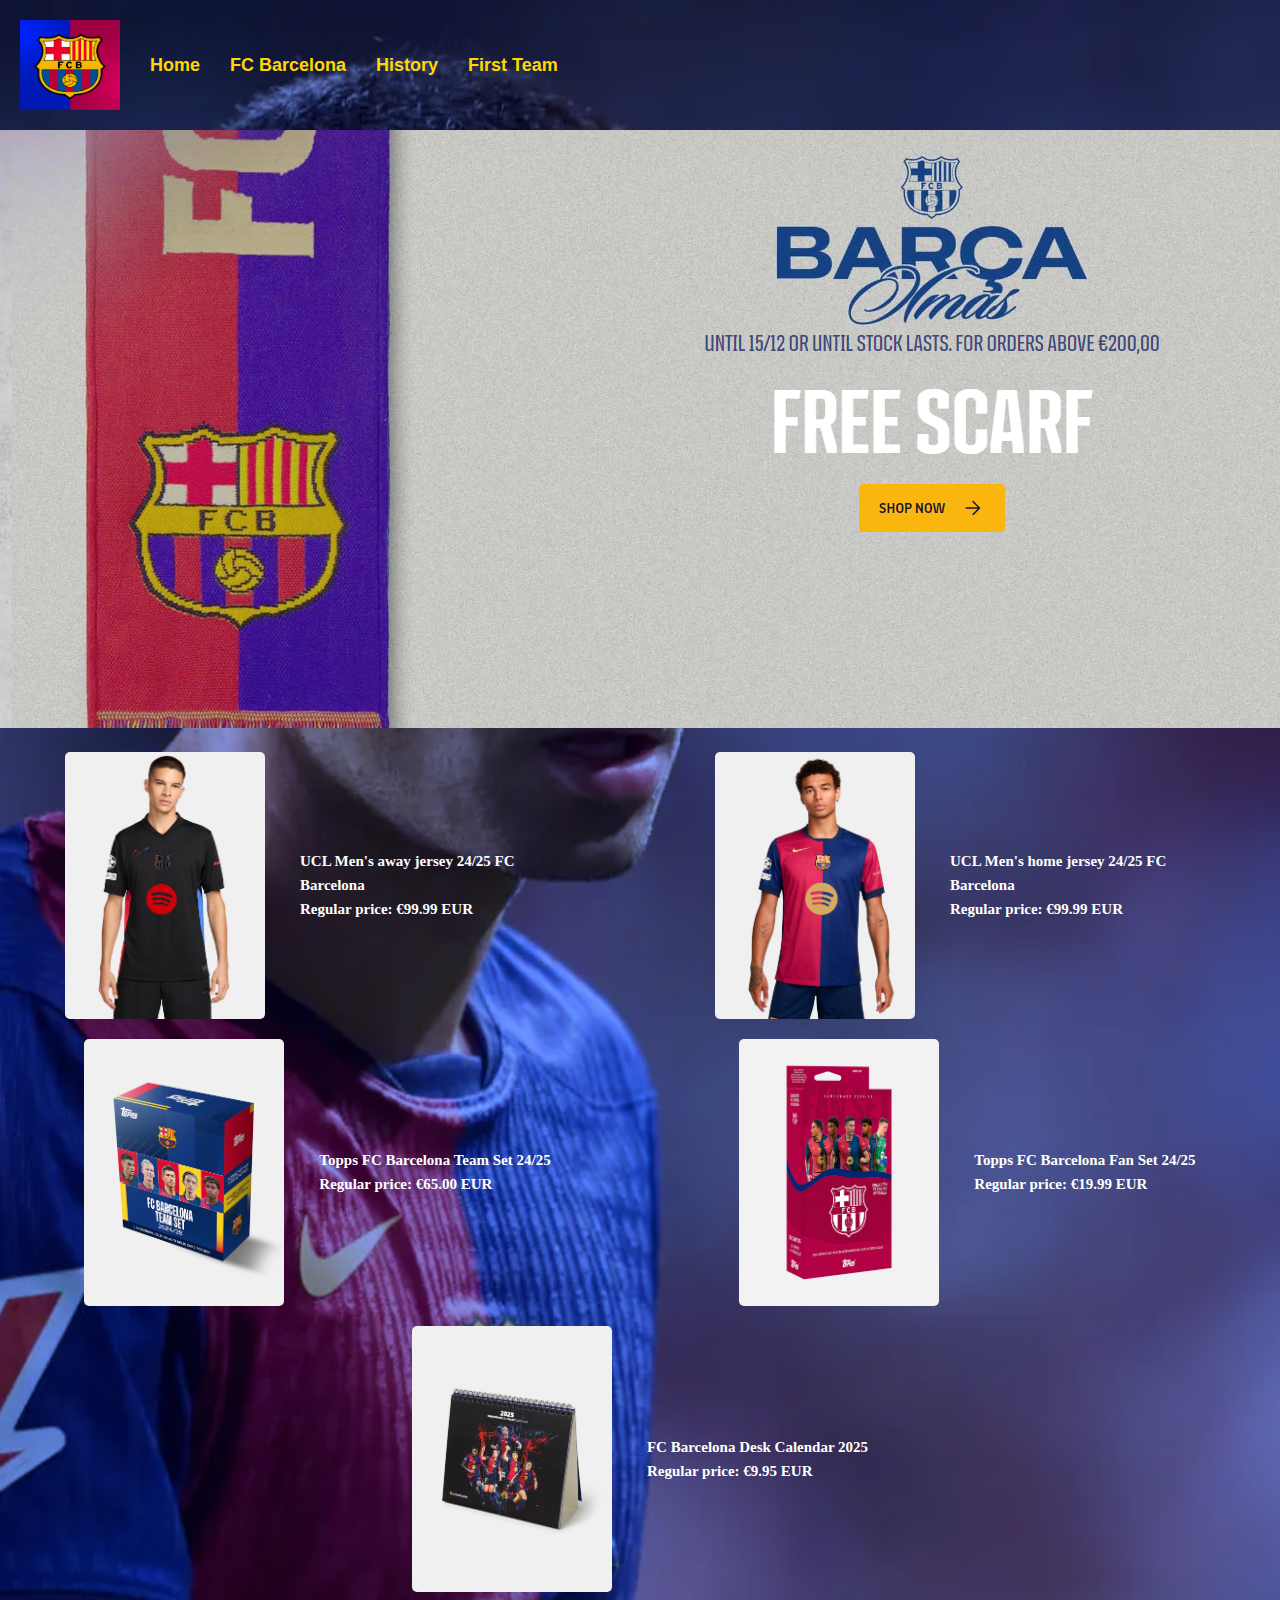
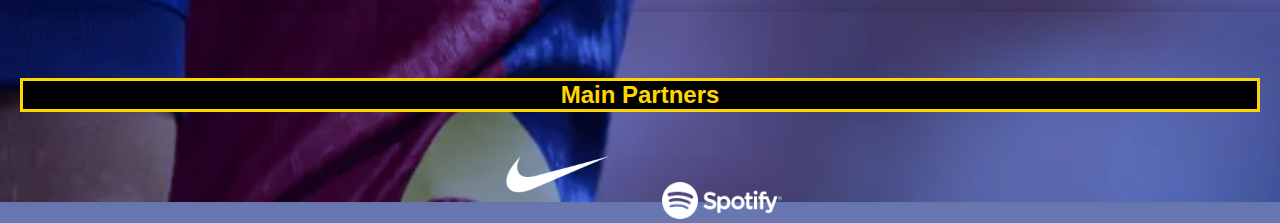
<file: index.html>
<!DOCTYPE html>
<html lang="en">
<head>
    <meta charset="UTF-8">
    <meta name="viewport" content="width=device-width, initial-scale=1.0">
    <title>Document</title>
    <link rel="stylesheet" href="Styles.css">
</head>
<body>
    <header>
        <img class="logo" src="Barca.png" alt="" width="100">
        <nav>
            <a href="index.html">Home</a>
            <a href="Index3.html">FC Barcelona</a>
            <a href="Index1.html">History</a>
            <a href="Index2.html">First Team</a>
        </nav>
    </header>

    <body class="store2">

        <img src="image.png" alt="">
        <div class="products">
            <div class="product-item">
                <img src="Barca1.webp" alt="" class="product-image">
                <p class="store">UCL Men's away jersey 24/25 FC Barcelona<br>Regular price: €99.99 EUR</p>
            </div>
            <div class="product-item">
                <img src="Barca2.webp" alt="" class="product-image">
                <p class="store">UCL Men's home jersey 24/25 FC Barcelona<br>Regular price: €99.99 EUR</p>
            </div>
            <div class="product-item">
                <img src="Barca3.webp" alt="" class="product-image">
                <p class="store">Topps FC Barcelona Team Set 24/25<br>Regular price: €65.00 EUR</p>
            </div>
            <div class="product-item">
                <img src="Barca4.webp" alt="" class="product-image">
                <p class="store">Topps FC Barcelona Fan Set 24/25<br>Regular price: €19.99 EUR</p>
            </div>
            <div class="product-item">
                <img src="Barca5.webp" alt="" class="product-image">
                <p class="store">FC Barcelona Desk Calendar 2025<br>Regular price: €9.95 EUR</p>
            </div>
        </div>
    </body>

    <footer>
        <br><br><H1 class="main">Main Partners</H1>
        <center><div>
            <a href="https://www.nike.com"><img src="png-transparent-swoosh-nike-just-do-it-logo-nike-angle-adidas-symbol-thumbnail-removebg-preview.png" alt="" width="100"></a>
            <a href="https://open.spotify.com"><img src="Spotify_logo_with_text.svg.png" alt="" width="100"></a>
        </div>
    </center>
    </footer>
</body>
</html>
</file>
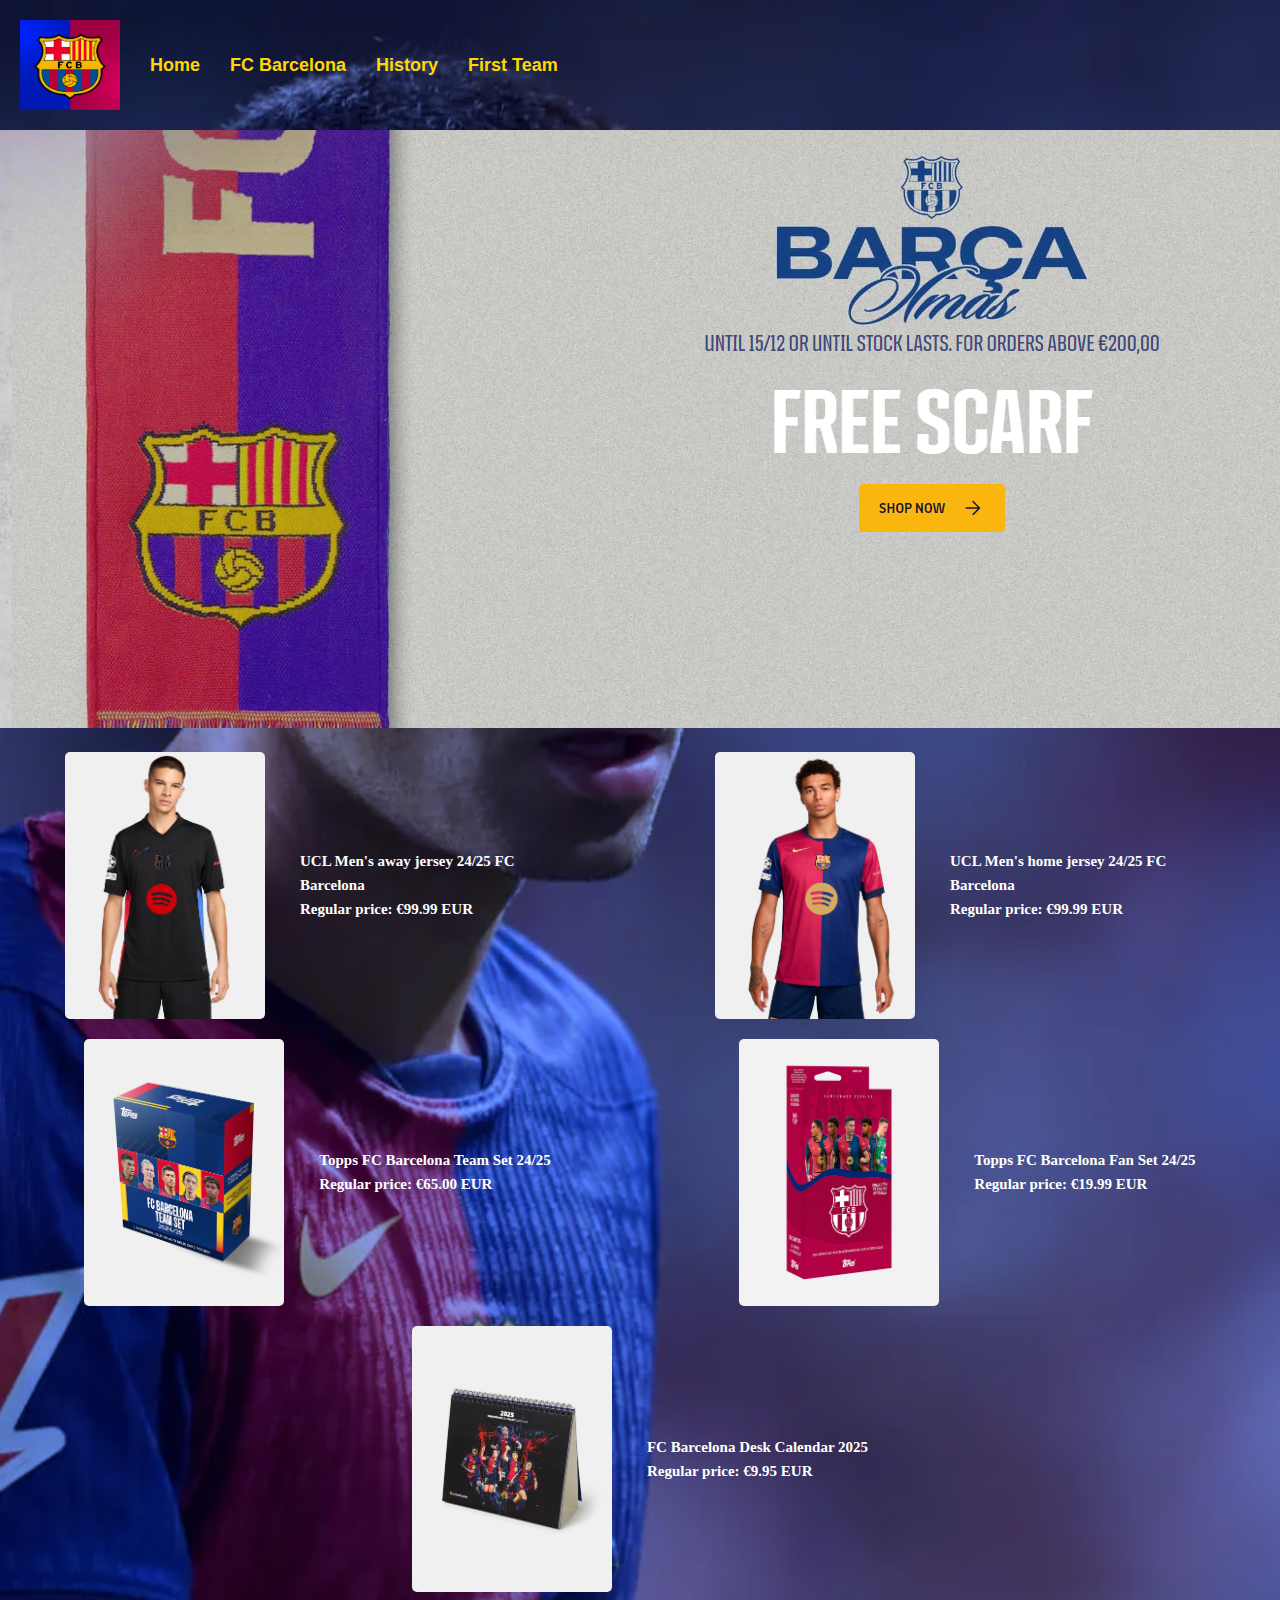
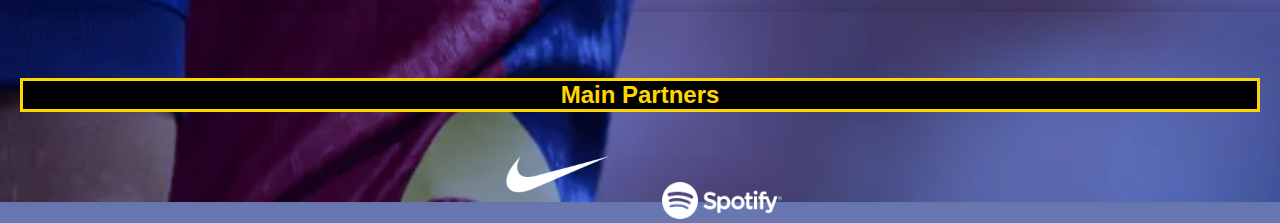
<file: Barcelona/index.html>
<!DOCTYPE html>
<html lang="en">
<head>
    <meta charset="UTF-8">
    <meta name="viewport" content="width=device-width, initial-scale=1.0">
    <title>Document</title>
    <link rel="stylesheet" href="Styles.css">
</head>
<body>
    <header>
        <img class="logo" src="Images/Barca.png" alt="" width="100">
        <nav>
            <a href="index.html">Home</a>
            <a href="Index3.html">FC Barcelona</a>
            <a href="Index1.html">History</a>
            <a href="Index2.html">First Team</a>
        </nav>
    </header>

    <body class="store2">

        <img src="image.png" alt="">
        <div class="products">
            <div class="product-item">
                <img src="Images/Barca1.webp" alt="" class="product-image">
                <p class="store">UCL Men's away jersey 24/25 FC Barcelona<br>Regular price: €99.99 EUR</p>
            </div>
            <div class="product-item">
                <img src="Images/Barca2.webp" alt="" class="product-image">
                <p class="store">UCL Men's home jersey 24/25 FC Barcelona<br>Regular price: €99.99 EUR</p>
            </div>
            <div class="product-item">
                <img src="Images/Barca3.webp" alt="" class="product-image">
                <p class="store">Topps FC Barcelona Team Set 24/25<br>Regular price: €65.00 EUR</p>
            </div>
            <div class="product-item">
                <img src="Images/Barca4.webp" alt="" class="product-image">
                <p class="store">Topps FC Barcelona Fan Set 24/25<br>Regular price: €19.99 EUR</p>
            </div>
            <div class="product-item">
                <img src="Images/Barca5.webp" alt="" class="product-image">
                <p class="store">FC Barcelona Desk Calendar 2025<br>Regular price: €9.95 EUR</p>
            </div>
        </div>
    </body>

    <footer>
        <br><br><H1 class="main">Main Partners</H1>
        <center><div>
            <a href="https://www.nike.com"><img src="Images/png-transparent-swoosh-nike-just-do-it-logo-nike-angle-adidas-symbol-thumbnail-removebg-preview.png" alt="" width="100"></a>
            <a href="https://open.spotify.com"><img src="Images/Spotify_logo_with_text.svg.png" alt="" width="100"></a>
        </div>
    </center>
    </footer>
</body>
</html>
</file>
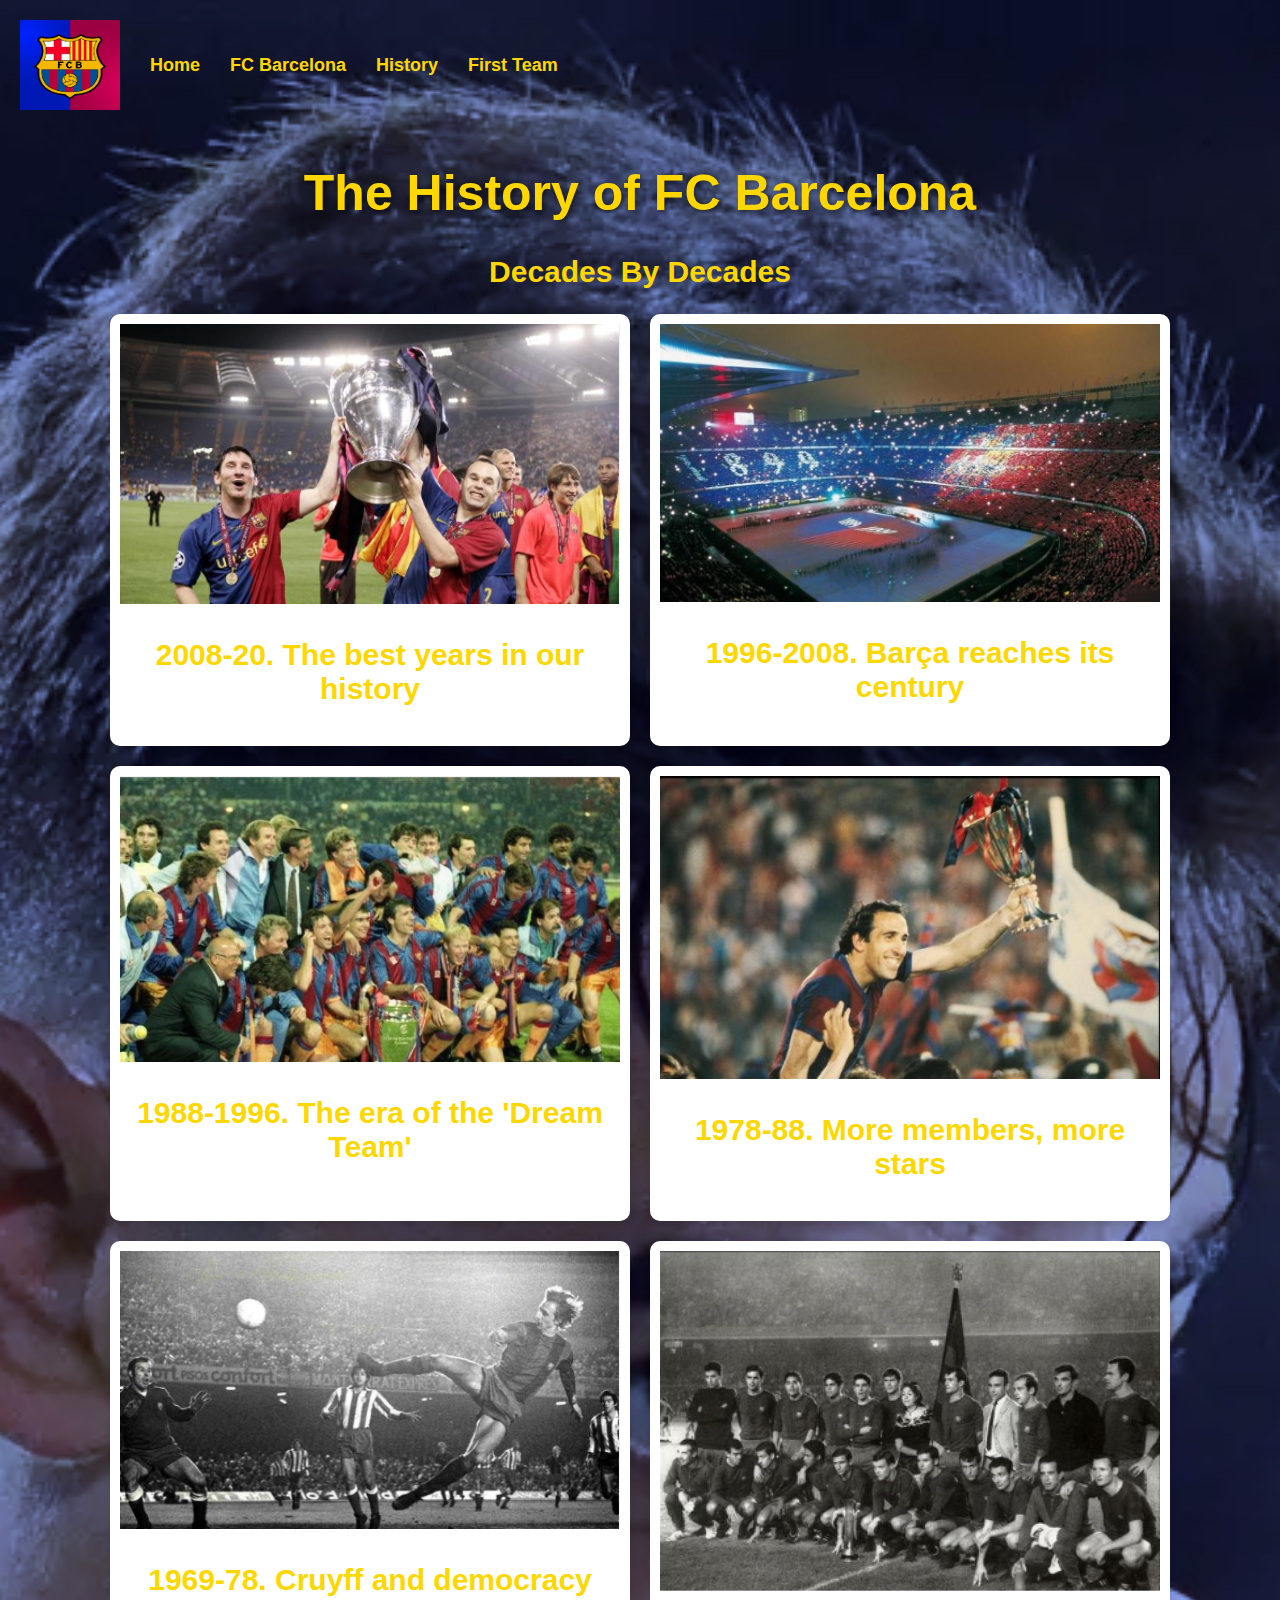
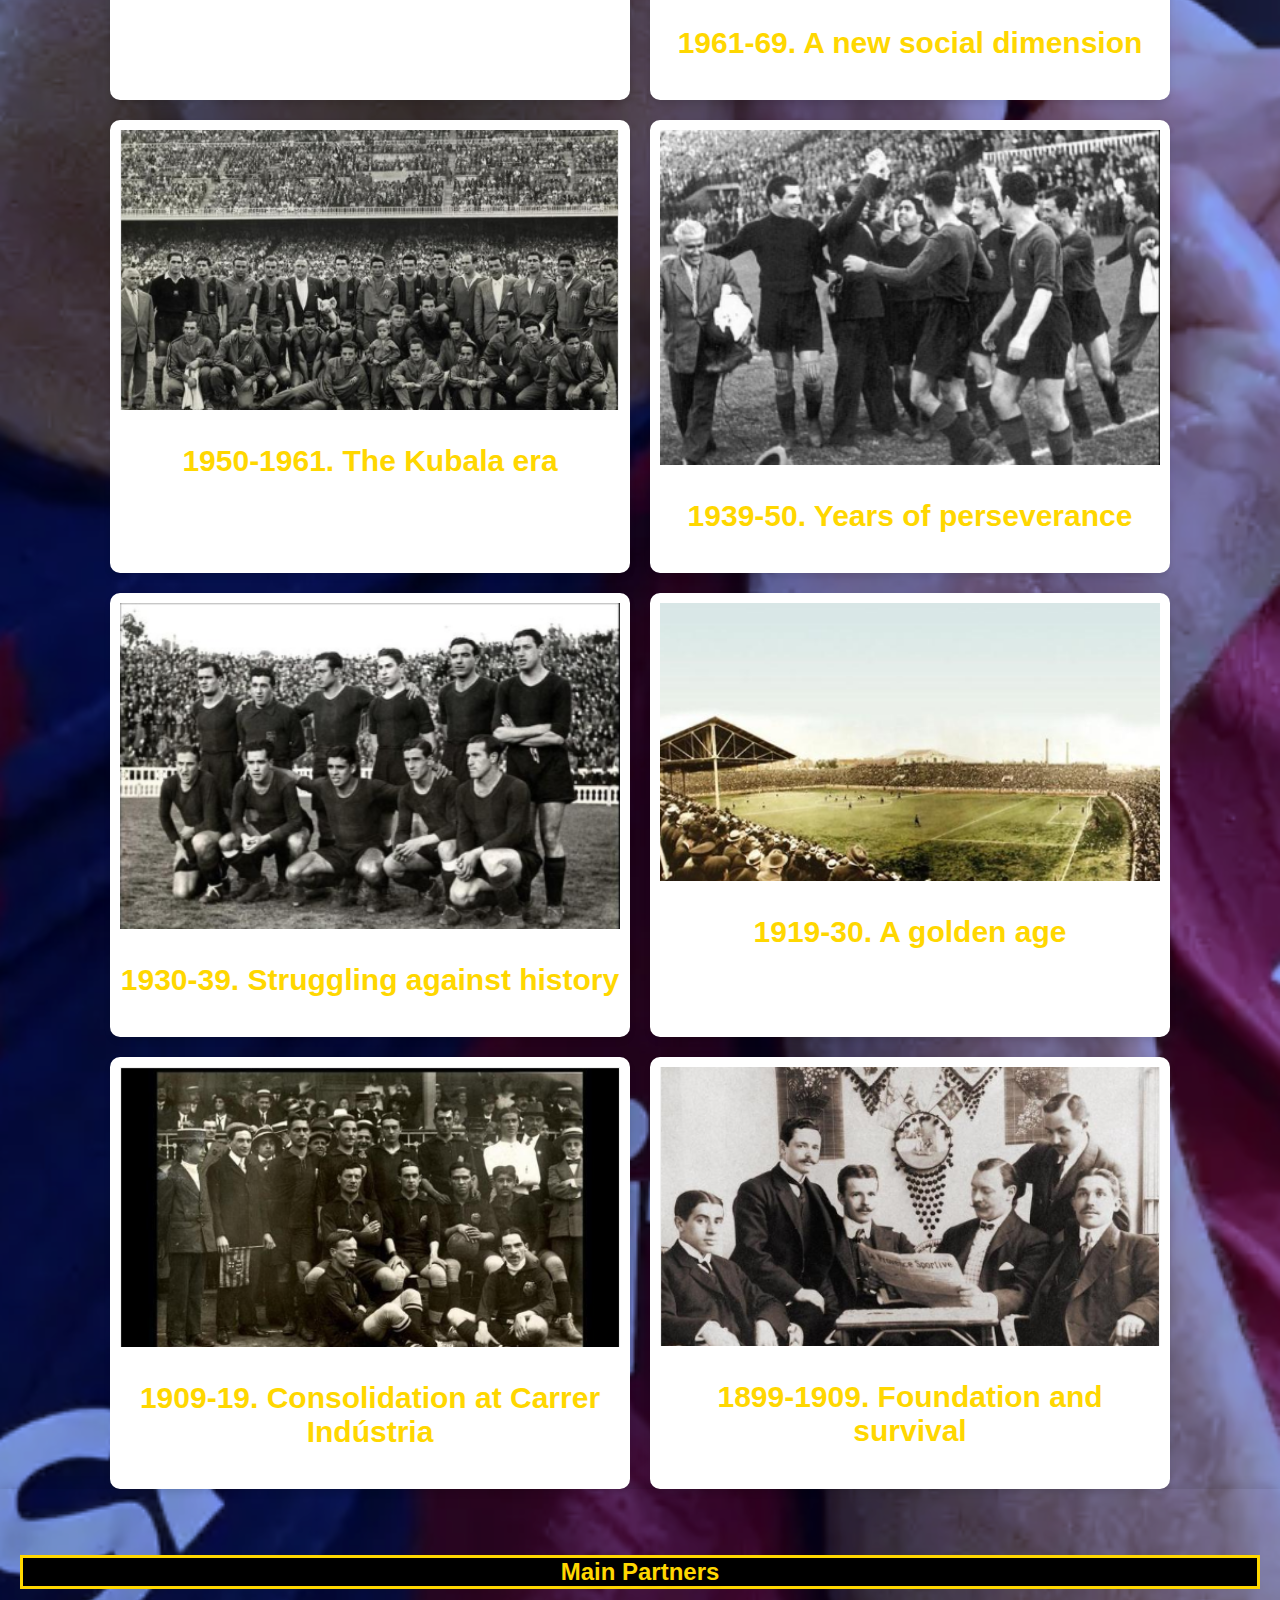
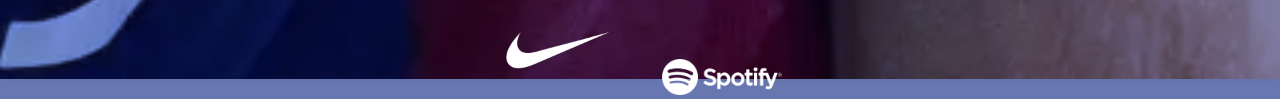
<file: Index1.html>
<!DOCTYPE html>
<html lang="en">
<head>
    <meta charset="UTF-8">
    <meta name="viewport" content="width=device-width, initial-scale=1.0">
    <title>Document</title>
    <link rel="stylesheet" href="Styles.css">
</head>
<body>
    <header>
        <img class="logo"  src="Barca.png" alt="" width="100">
        <nav>
            <a href="index.html">Home</a>
            <a href="Index3.html">FC Barcelona</a>
            <a href="Index1.html">History</a>
            <a href="Index2.html">First Team</a>
        </nav>
    </header>

    <body class="index">
        <h1>The History of FC Barcelona</h1>
        <h2>Decades By Decades</h2>

        <div class="timeline">
            <div class="timeline-item">
                <img src="1.PNG" alt="2008-20" width="500">
                <p class="gg">2008-20. The best years in our history</p>
            </div>
            <div class="timeline-item">
                <img src="2.PNG" alt="1996-2008" width="500">
                <p class="gg">1996-2008. Barça reaches its century</p>
            </div>
            <div class="timeline-item">
                <img src="3.PNG" alt="1988-1996" width="500">
                <p class="gg">1988-1996. The era of the 'Dream Team'</p>
            </div>
            <div class="timeline-item">
                <img src="4.PNG" alt="1978-88" width="500">
                <p class="gg">1978-88. More members, more stars</p>
            </div>
            <div class="timeline-item">
                <img src="5.PNG" alt="1969-78" width="500">
                <p class="gg">1969-78. Cruyff and democracy</p>
            </div>
            <div class="timeline-item">
                <img src="6.PNG" alt="1961-69" width="500">
                <p class="gg">1961-69. A new social dimension</p>
            </div>
            <div class="timeline-item">
                <img src="7.PNG" alt="1950-1961" width="500">
                <p class="gg">1950-1961. The Kubala era</p>
            </div>
            <div class="timeline-item">
                <img src="8.PNG" alt="1939-50" width="500">
                <p class="gg">1939-50. Years of perseverance</p>
            </div>
            <div class="timeline-item">
                <img src="9.PNG" alt="1930-39" width="500">
                <p class="gg">1930-39. Struggling against history</p>
            </div>
            <div class="timeline-item">
                <img src="10.PNG" alt="1919-30" width="500">
                <p class="gg">1919-30. A golden age</p>
            </div>
            <div class="timeline-item">
                <img src="11.PNG" alt="1909-19" width="500">
                <p class="gg">1909-19. Consolidation at Carrer Indústria</p>
            </div>
            <div class="timeline-item">
                <img src="12.PNG" alt="1899-1909" width="500">
                <p class="gg">1899-1909. Foundation and survival</p>
            </div>
        </div>
    </body>

    <footer>
        <br><br><H1 class="main">Main Partners</H1>
        <center><div>
            <a href="https://www.nike.com"><img src="png-transparent-swoosh-nike-just-do-it-logo-nike-angle-adidas-symbol-thumbnail-removebg-preview.png" alt="" width="100"></a>
            <a href="https://open.spotify.com"><img src="Spotify_logo_with_text.svg.png" alt="" width="100"></a>
        </div>
    </center>
    </footer>
</body>
</html>
</file>
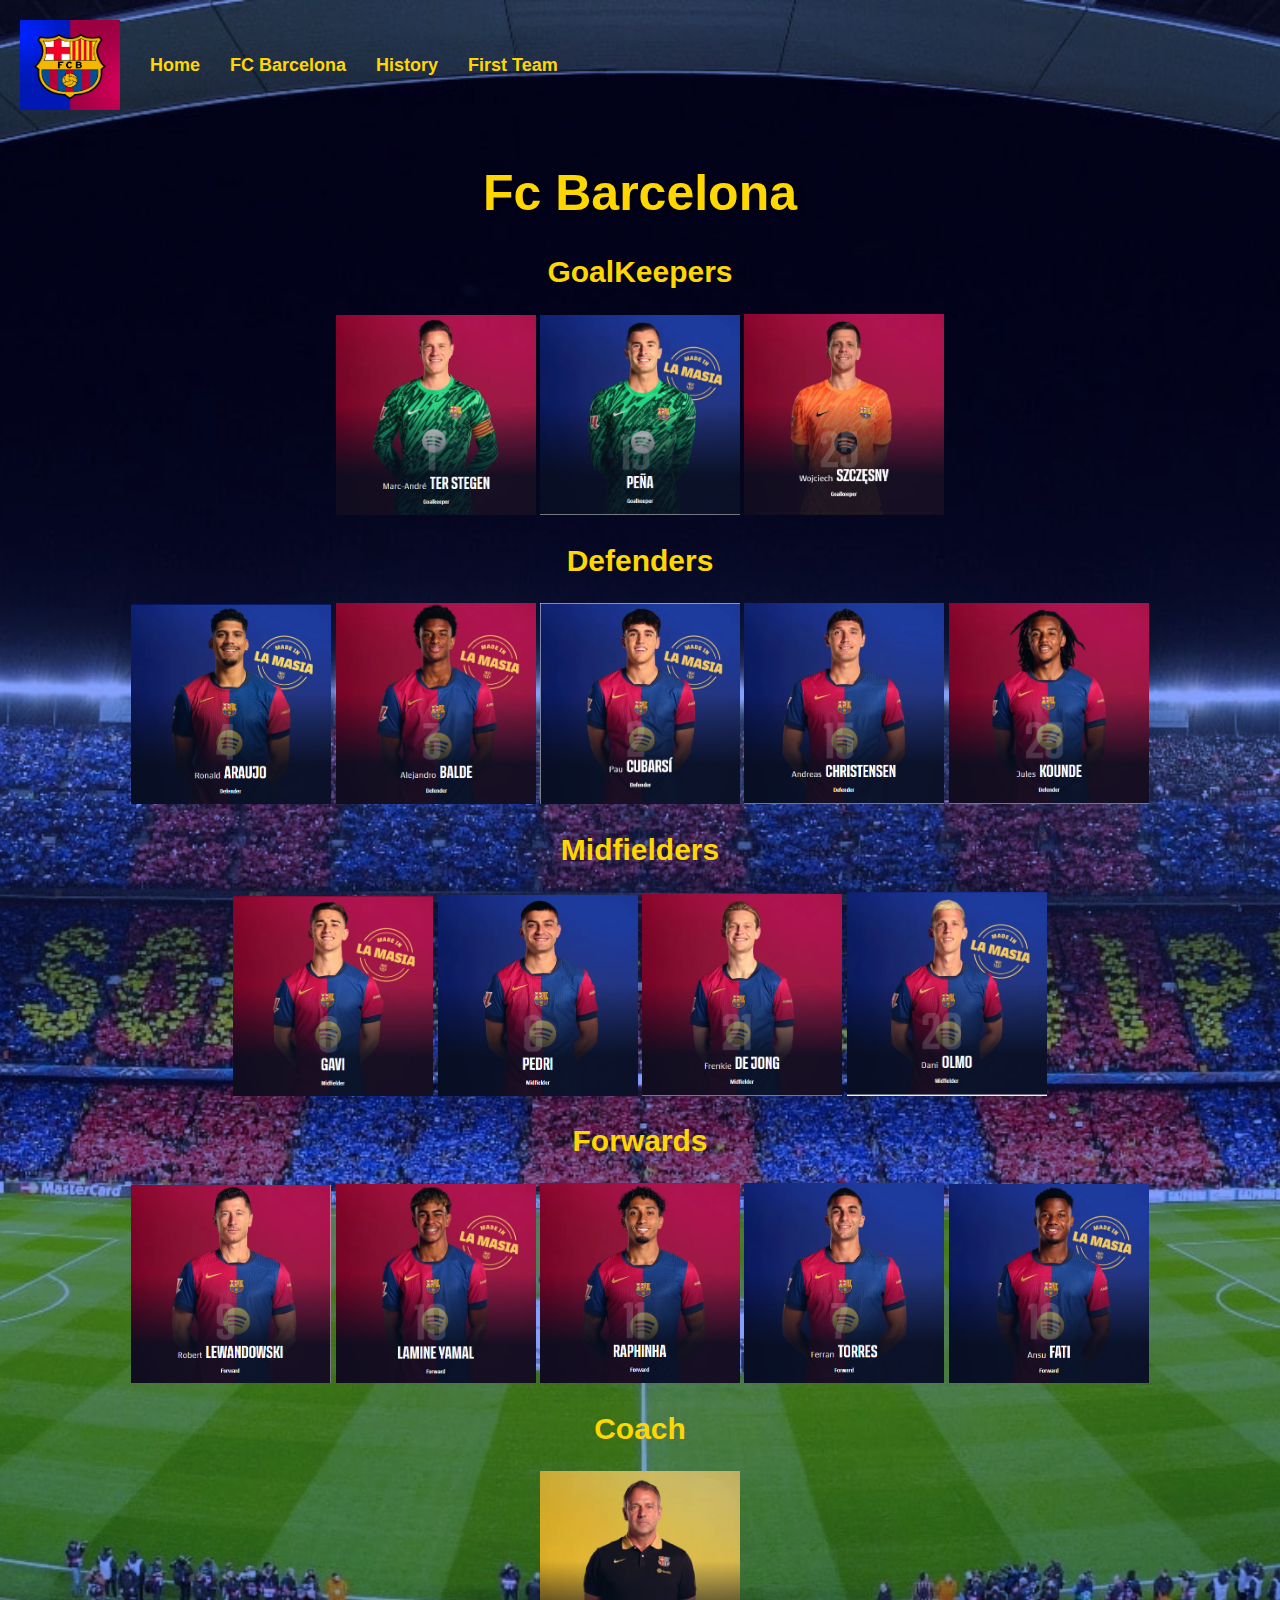
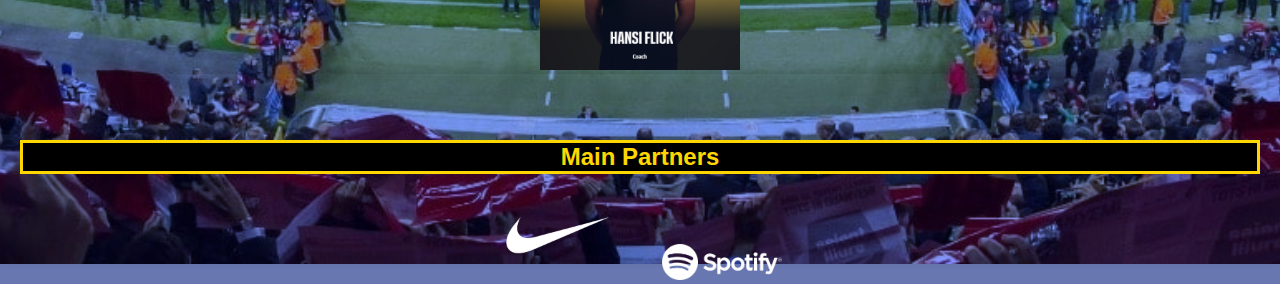
<file: Index2.html>
<!DOCTYPE html>
<html lang="en">
<head>
    <meta charset="UTF-8">
    <meta name="viewport" content="width=device-width, initial-scale=1.0">
    <title>Document</title>
    <link rel="stylesheet" href="Styles.css">
</head>
<body>
    <header>
        <img class="logo"  src="Barca.png" alt="" width="100">
        <nav>
            <a href="index.html">Home</a>
            <a href="Index3.html">FC Barcelona</a>
            <a href="Index1.html">History</a>
            <a href="Index2.html">First Team</a>
        </nav>
    </header>

    <body class="Team">

    <Center>
        <h1>Fc Barcelona</h1>    
        <h2>GoalKeepers</h2>

        <img src="Terstegen.PNG" alt="" width="200">
        <img src="Pena.PNG" alt="" width="200">
        <img src="Shesny.PNG" alt="" width="200">

        <h2>Defenders</h2>

        <img src="Araujo.PNG" alt="" width="200">
        <img src="Balde.PNG" alt="" width="200">
        <img src="Cubarci.PNG" alt="" width="200">
        <img src="Crister.PNG" alt="" width="200">
        <img src="Kounde.PNG" alt="" width="200">

        <h2>Midfielders</h2>
        
        <img src="Gavi.PNG" alt="" width="200">
        <img src="Pedri.PNG" alt="" width="200">
        <img src="De Jong.PNG" alt="" width="200">
        <img src="Olmo.PNG" alt="" width="200">

        <h2>Forwards</h2>

        <img src="Lewandowski.PNG" alt="" width="200">
        <img src="Yamal.PNG" alt="" width="200">
        <img src="Raphina.PNG" alt="" width="200">
        <img src="Torrws.PNG" alt="" width="200">
        <img src="Fati.PNG" alt="" width="200">


        <h2>Coach</h2>

        <img src="Flick.PNG" alt="" width="200">
    </Center>

    </body>

    <footer>
        <br><br><H1 class="main">Main Partners</H1>
        <center><div>
            <a href="https://www.nike.com"><img src="png-transparent-swoosh-nike-just-do-it-logo-nike-angle-adidas-symbol-thumbnail-removebg-preview.png" alt="" width="100"></a>
            <a href="https://open.spotify.com"><img src="Spotify_logo_with_text.svg.png" alt="" width="100"></a>
        </div>
    </center>
    </footer>
</body>
</html>
</file>
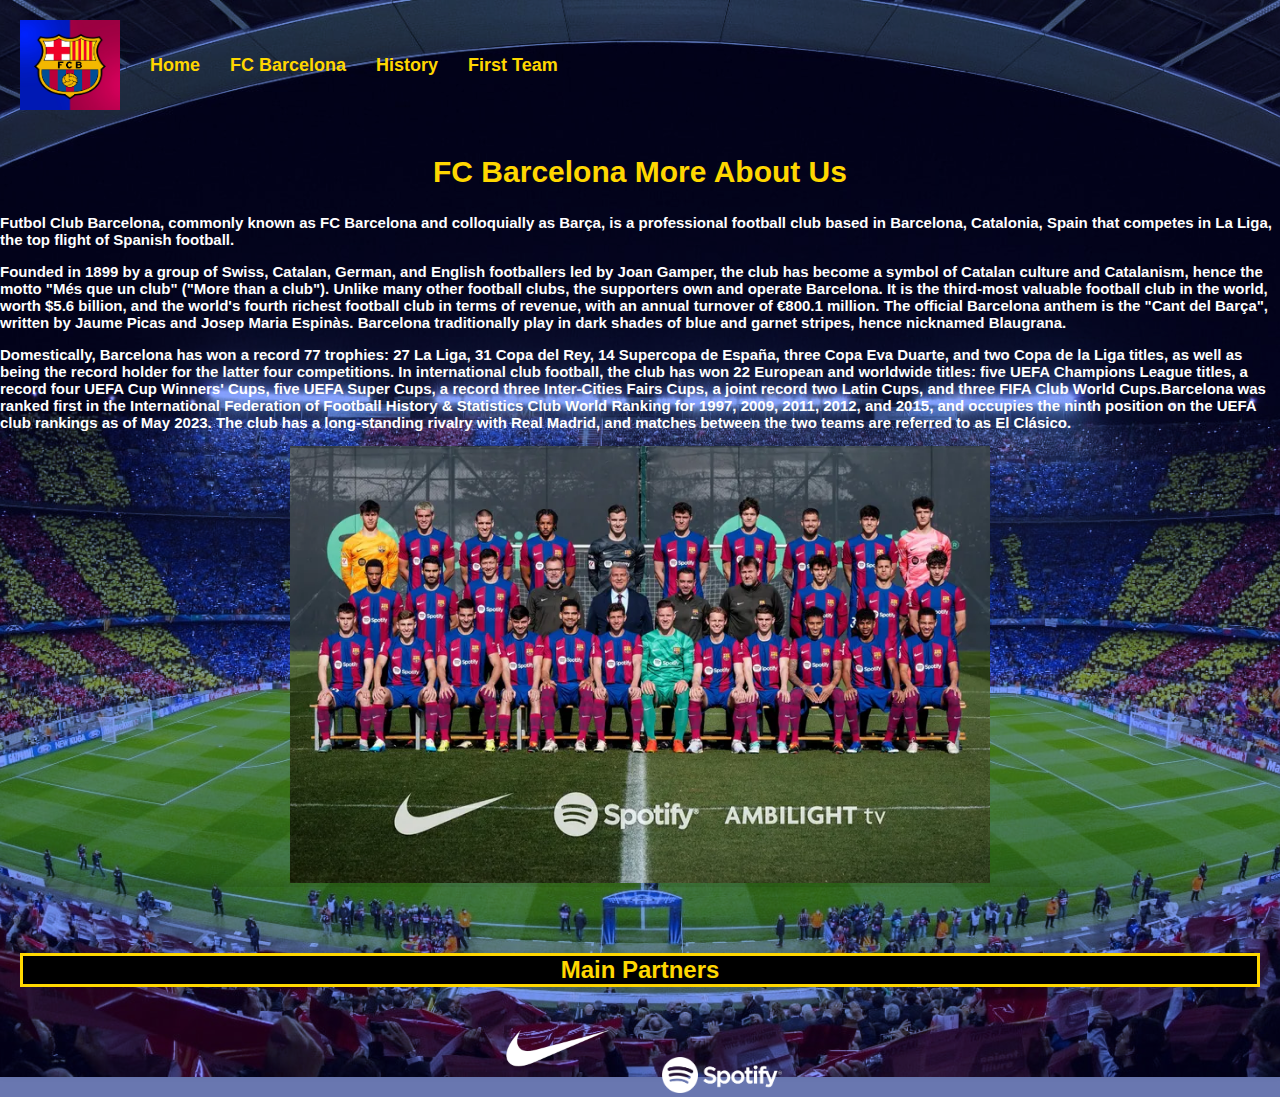
<file: Index3.html>
<!DOCTYPE html>
<html lang="en">
<head>
    <meta charset="UTF-8">
    <meta name="viewport" content="width=device-width, initial-scale=1.0">
    <title>Document</title>
    <link rel="stylesheet" href="Styles.css">
</head>
<body>
    <header>
        <img class="logo"  src="Barca.png" alt="" width="100">
        <nav>
            <a href="index.html">Home</a>
            <a href="Index3.html">FC Barcelona</a>
            <a href="Index1.html">History</a>
            <a href="Index2.html">First Team</a>
        </nav>
    </header>

    <body class="FCB1">
        <h2 class="fcb">FC Barcelona More About Us</h2>
        <p class="FCBB">Futbol Club Barcelona, commonly known as FC Barcelona and colloquially as Barça,
        is a professional football club based in Barcelona, Catalonia, Spain that competes in La Liga, the top flight of Spanish football.</p>
        <p class="FCBB">Founded in 1899 by a group of Swiss, Catalan, German, and English footballers led by Joan Gamper,
        the club has become a symbol of Catalan culture and Catalanism, hence the motto "Més que un club" ("More than a club").
        Unlike many other football clubs, the supporters own and operate Barcelona. It is the third-most valuable football club in the world,
        worth $5.6 billion, and the world's fourth richest football club in terms of revenue, with an annual turnover of €800.1 million.
        The official Barcelona anthem is the "Cant del Barça", written by Jaume Picas and Josep Maria Espinàs.
        Barcelona traditionally play in dark shades of blue and garnet stripes, hence nicknamed Blaugrana.</p>
        <p class="FCBB">Domestically, Barcelona has won a record 77 trophies: 27 La Liga, 31 Copa del Rey, 14 Supercopa de España,
        three Copa Eva Duarte, and two Copa de la Liga titles, as well as being the record holder for the latter four competitions.
        In international club football, the club has won 22 European and worldwide titles: five UEFA Champions League titles,
        a record four UEFA Cup Winners' Cups, five UEFA Super Cups, a record three Inter-Cities Fairs Cups, a joint record two Latin Cups,
        and three FIFA Club World Cups.Barcelona was ranked first in the International Federation of Football History & Statistics
        Club World Ranking for 1997, 2009, 2011, 2012, and 2015, and occupies the ninth position on the UEFA club rankings as of May 2023.
        The club has a long-standing rivalry with Real Madrid, and matches between the two teams are referred to as El Clásico.</p>

        <center><img src="mini_Foto_oficial-web.webp" alt="" width="700"></center>

    </body>

    <footer>
        <br><br><H1 class="main">Main Partners</H1>
        <center><div>
            <a href="https://www.nike.com"><img src="png-transparent-swoosh-nike-just-do-it-logo-nike-angle-adidas-symbol-thumbnail-removebg-preview.png" alt="" width="100"></a>
            <a href="https://open.spotify.com"><img src="Spotify_logo_with_text.svg.png" alt="" width="100"></a>
        </div>
    </center>
    </footer>
</body>
</html>
</file>
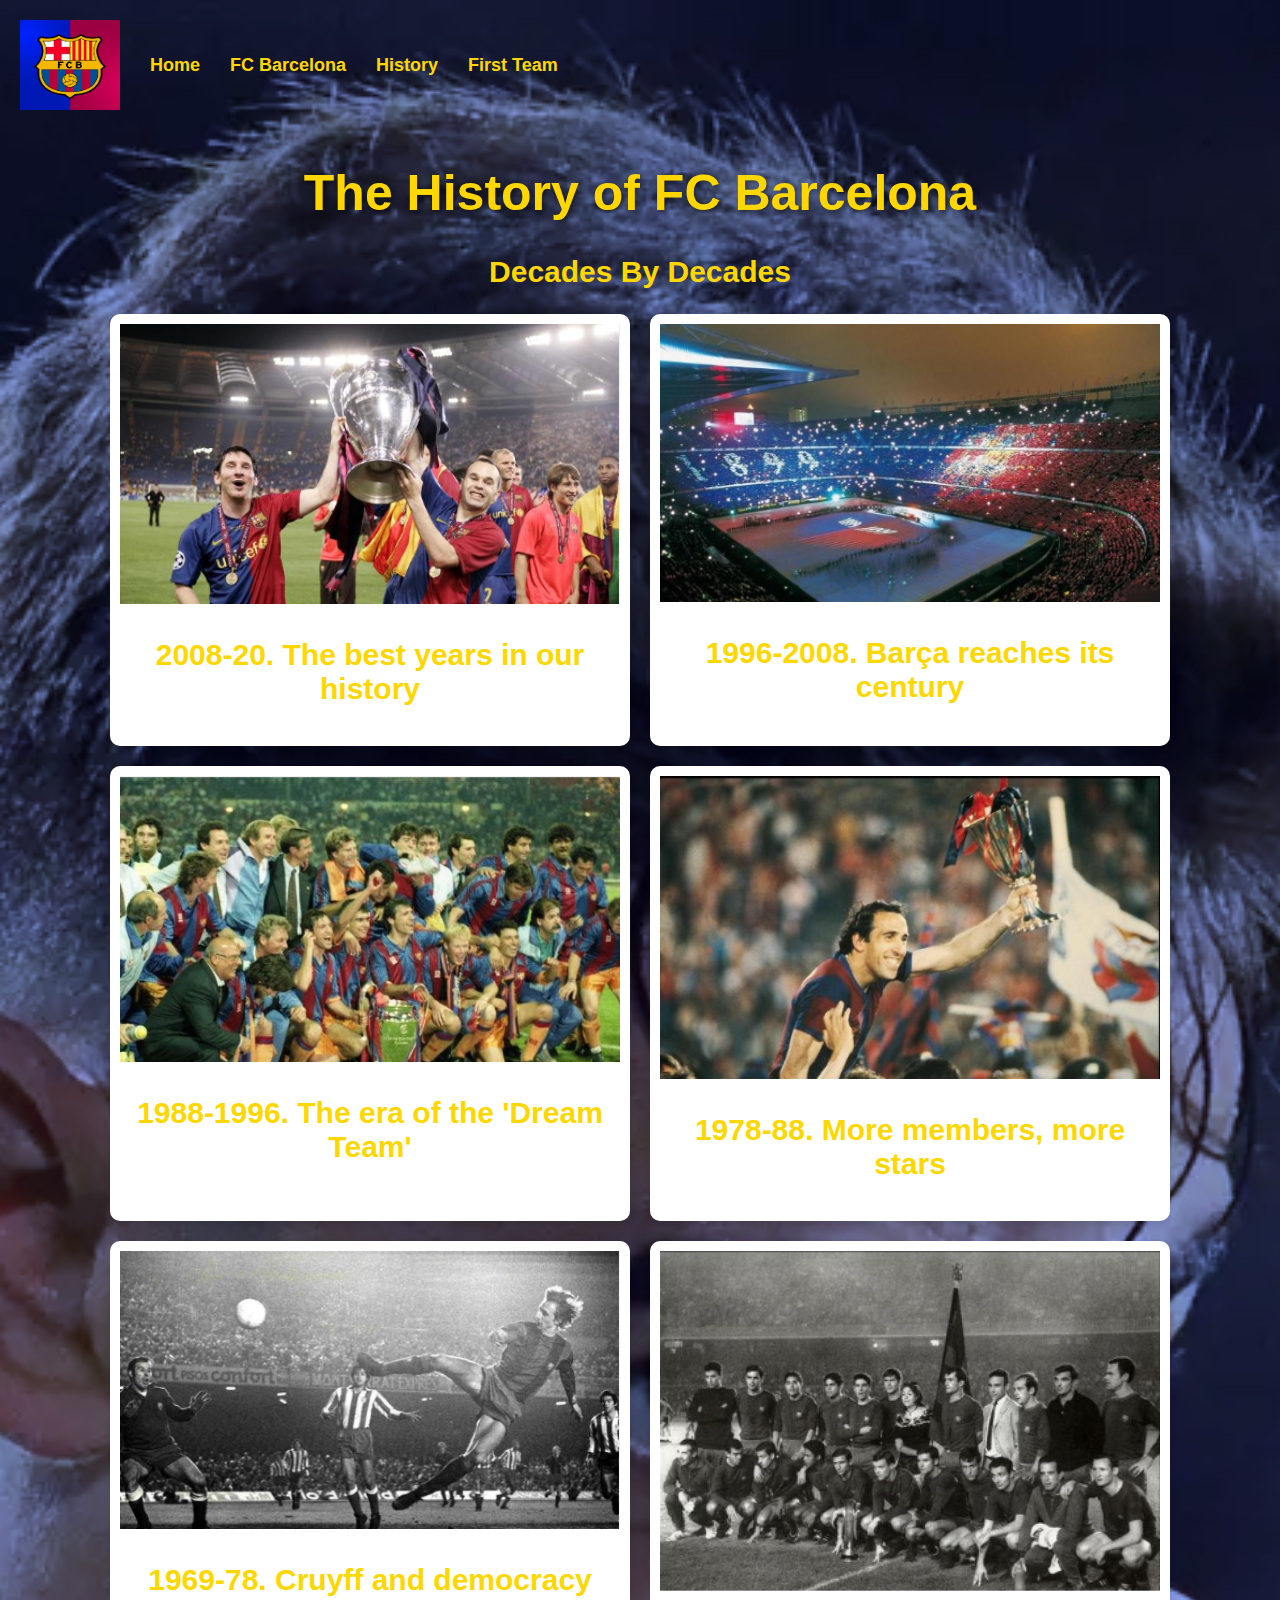
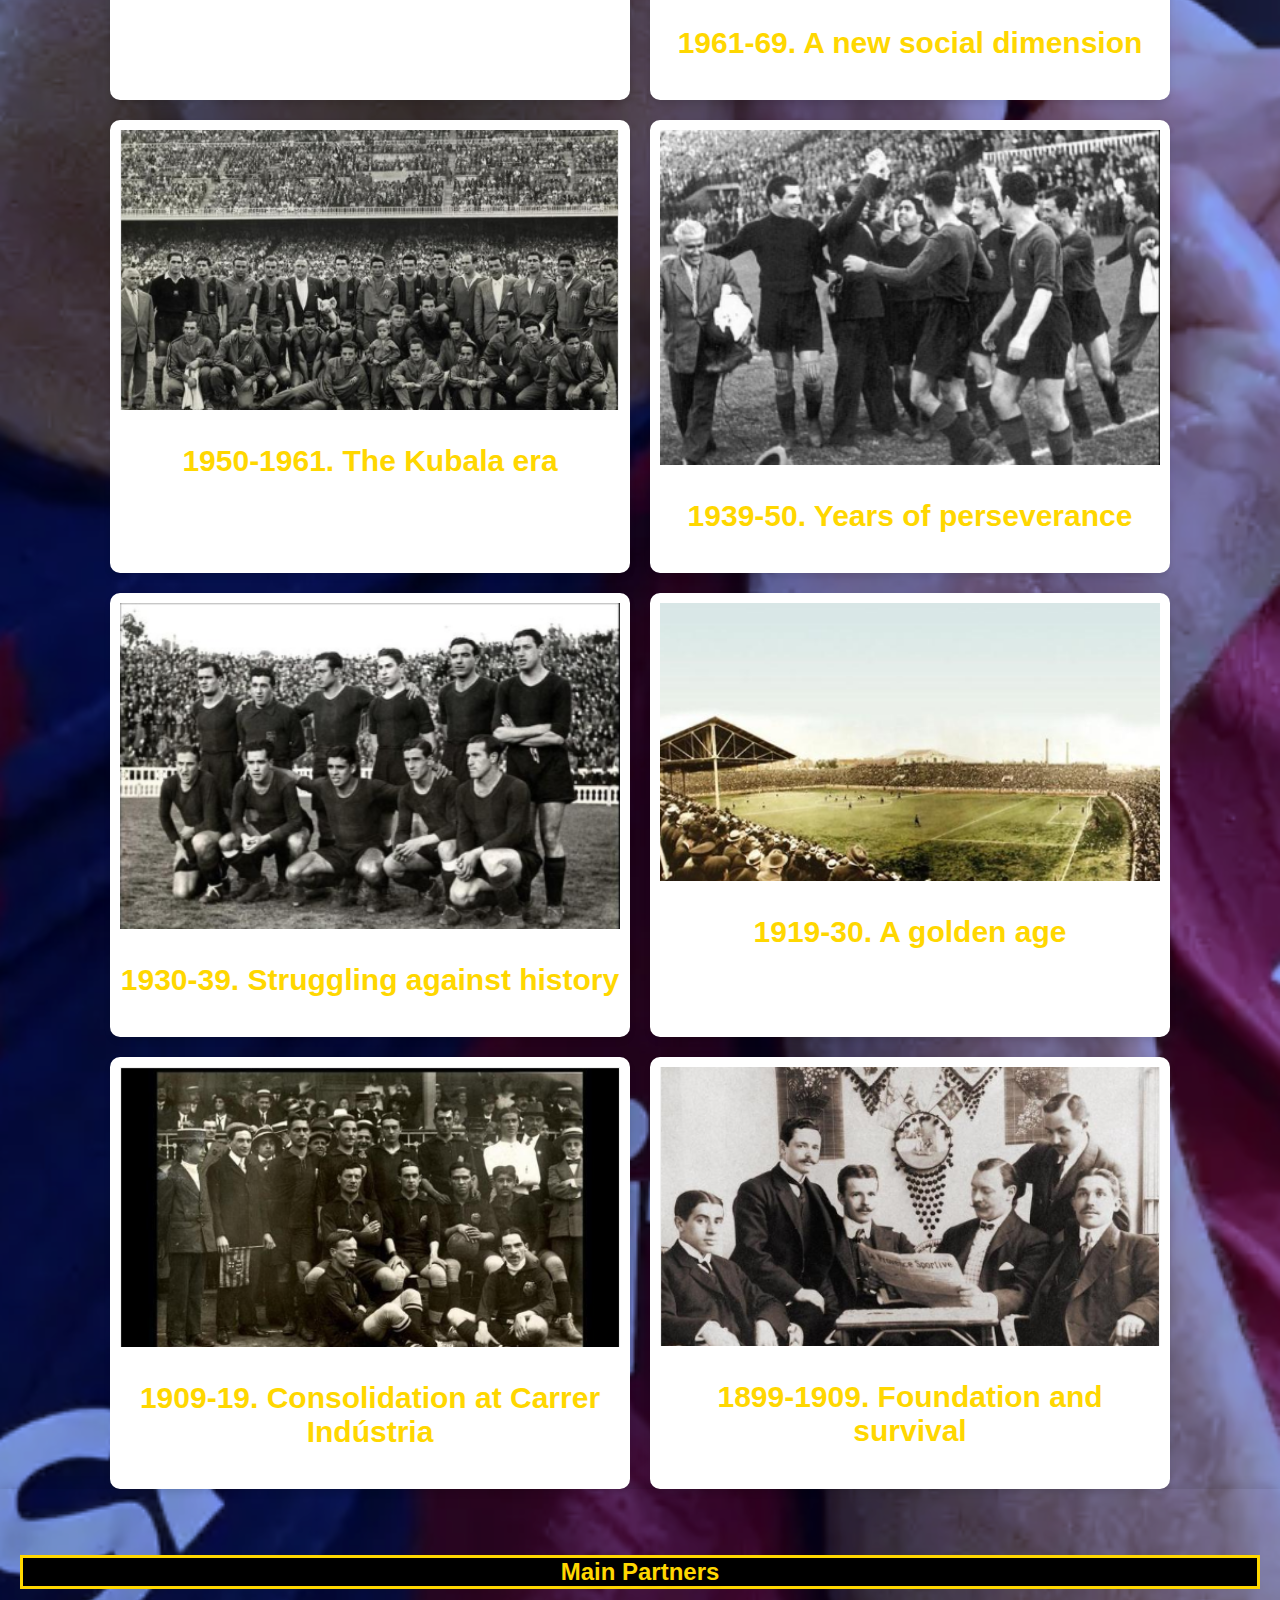
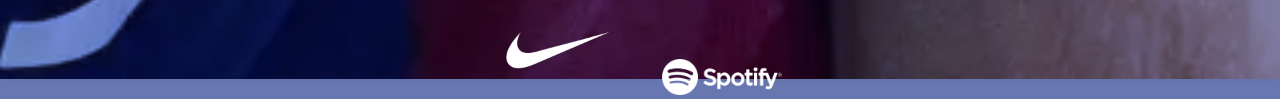
<file: Barcelona/Index1.html>
<!DOCTYPE html>
<html lang="en">
<head>
    <meta charset="UTF-8">
    <meta name="viewport" content="width=device-width, initial-scale=1.0">
    <title>Document</title>
    <link rel="stylesheet" href="Styles.css">
</head>
<body>
    <header>
        <img class="logo"  src="Images/Barca.png" alt="" width="100">
        <nav>
            <a href="index.html">Home</a>
            <a href="Index3.html">FC Barcelona</a>
            <a href="Index1.html">History</a>
            <a href="Index2.html">First Team</a>
        </nav>
    </header>

    <body class="index">
        <h1>The History of FC Barcelona</h1>
        <h2>Decades By Decades</h2>

        <div class="timeline">
            <div class="timeline-item">
                <img src="Images/1.PNG" alt="2008-20" width="500">
                <p class="gg">2008-20. The best years in our history</p>
            </div>
            <div class="timeline-item">
                <img src="Images/2.PNG" alt="1996-2008" width="500">
                <p class="gg">1996-2008. Barça reaches its century</p>
            </div>
            <div class="timeline-item">
                <img src="Images/3.PNG" alt="1988-1996" width="500">
                <p class="gg">1988-1996. The era of the 'Dream Team'</p>
            </div>
            <div class="timeline-item">
                <img src="Images/4.PNG" alt="1978-88" width="500">
                <p class="gg">1978-88. More members, more stars</p>
            </div>
            <div class="timeline-item">
                <img src="Images/5.PNG" alt="1969-78" width="500">
                <p class="gg">1969-78. Cruyff and democracy</p>
            </div>
            <div class="timeline-item">
                <img src="Images/6.PNG" alt="1961-69" width="500">
                <p class="gg">1961-69. A new social dimension</p>
            </div>
            <div class="timeline-item">
                <img src="Images/7.PNG" alt="1950-1961" width="500">
                <p class="gg">1950-1961. The Kubala era</p>
            </div>
            <div class="timeline-item">
                <img src="Images/8.PNG" alt="1939-50" width="500">
                <p class="gg">1939-50. Years of perseverance</p>
            </div>
            <div class="timeline-item">
                <img src="Images/9.PNG" alt="1930-39" width="500">
                <p class="gg">1930-39. Struggling against history</p>
            </div>
            <div class="timeline-item">
                <img src="Images/10.PNG" alt="1919-30" width="500">
                <p class="gg">1919-30. A golden age</p>
            </div>
            <div class="timeline-item">
                <img src="Images/11.PNG" alt="1909-19" width="500">
                <p class="gg">1909-19. Consolidation at Carrer Indústria</p>
            </div>
            <div class="timeline-item">
                <img src="Images/12.PNG" alt="1899-1909" width="500">
                <p class="gg">1899-1909. Foundation and survival</p>
            </div>
        </div>
    </body>

    <footer>
        <br><br><H1 class="main">Main Partners</H1>
        <center><div>
            <a href="https://www.nike.com"><img src="Images/png-transparent-swoosh-nike-just-do-it-logo-nike-angle-adidas-symbol-thumbnail-removebg-preview.png" alt="" width="100"></a>
            <a href="https://open.spotify.com"><img src="Images/Spotify_logo_with_text.svg.png" alt="" width="100"></a>
        </div>
    </center>
    </footer>
</body>
</html>
</file>
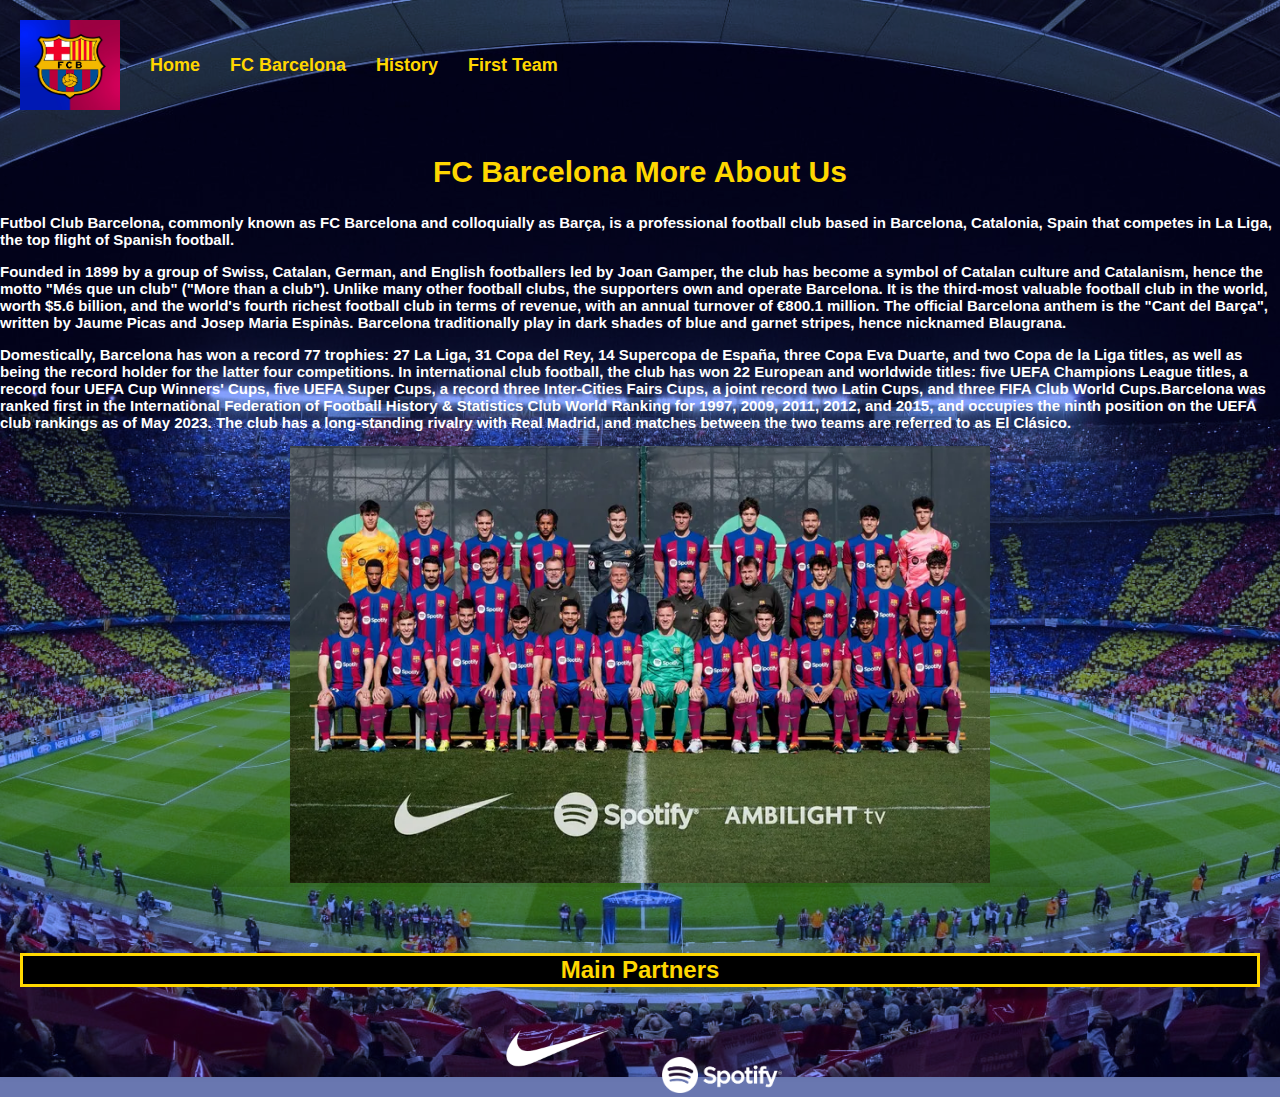
<file: Barcelona/Index3.html>
<!DOCTYPE html>
<html lang="en">
<head>
    <meta charset="UTF-8">
    <meta name="viewport" content="width=device-width, initial-scale=1.0">
    <title>Document</title>
    <link rel="stylesheet" href="Styles.css">
</head>
<body>
    <header>
        <img class="logo"  src="Images/Barca.png" alt="" width="100">
        <nav>
            <a href="index.html">Home</a>
            <a href="Index3.html">FC Barcelona</a>
            <a href="Index1.html">History</a>
            <a href="Index2.html">First Team</a>
        </nav>
    </header>

    <body class="FCB1">
        <h2 class="fcb">FC Barcelona More About Us</h2>
        <p class="FCBB">Futbol Club Barcelona, commonly known as FC Barcelona and colloquially as Barça,
        is a professional football club based in Barcelona, Catalonia, Spain that competes in La Liga, the top flight of Spanish football.</p>
        <p class="FCBB">Founded in 1899 by a group of Swiss, Catalan, German, and English footballers led by Joan Gamper,
        the club has become a symbol of Catalan culture and Catalanism, hence the motto "Més que un club" ("More than a club").
        Unlike many other football clubs, the supporters own and operate Barcelona. It is the third-most valuable football club in the world,
        worth $5.6 billion, and the world's fourth richest football club in terms of revenue, with an annual turnover of €800.1 million.
        The official Barcelona anthem is the "Cant del Barça", written by Jaume Picas and Josep Maria Espinàs.
        Barcelona traditionally play in dark shades of blue and garnet stripes, hence nicknamed Blaugrana.</p>
        <p class="FCBB">Domestically, Barcelona has won a record 77 trophies: 27 La Liga, 31 Copa del Rey, 14 Supercopa de España,
        three Copa Eva Duarte, and two Copa de la Liga titles, as well as being the record holder for the latter four competitions.
        In international club football, the club has won 22 European and worldwide titles: five UEFA Champions League titles,
        a record four UEFA Cup Winners' Cups, five UEFA Super Cups, a record three Inter-Cities Fairs Cups, a joint record two Latin Cups,
        and three FIFA Club World Cups.Barcelona was ranked first in the International Federation of Football History & Statistics
        Club World Ranking for 1997, 2009, 2011, 2012, and 2015, and occupies the ninth position on the UEFA club rankings as of May 2023.
        The club has a long-standing rivalry with Real Madrid, and matches between the two teams are referred to as El Clásico.</p>

        <center><img src="Images/mini_Foto_oficial-web.webp" alt="" width="700"></center>

    </body>

    <footer>
        <br><br><H1 class="main">Main Partners</H1>
        <center><div>
            <a href="https://www.nike.com"><img src="Images/png-transparent-swoosh-nike-just-do-it-logo-nike-angle-adidas-symbol-thumbnail-removebg-preview.png" alt="" width="100"></a>
            <a href="https://open.spotify.com"><img src="Images/Spotify_logo_with_text.svg.png" alt="" width="100"></a>
        </div>
    </center>
    </footer>
</body>
</html>
</file>
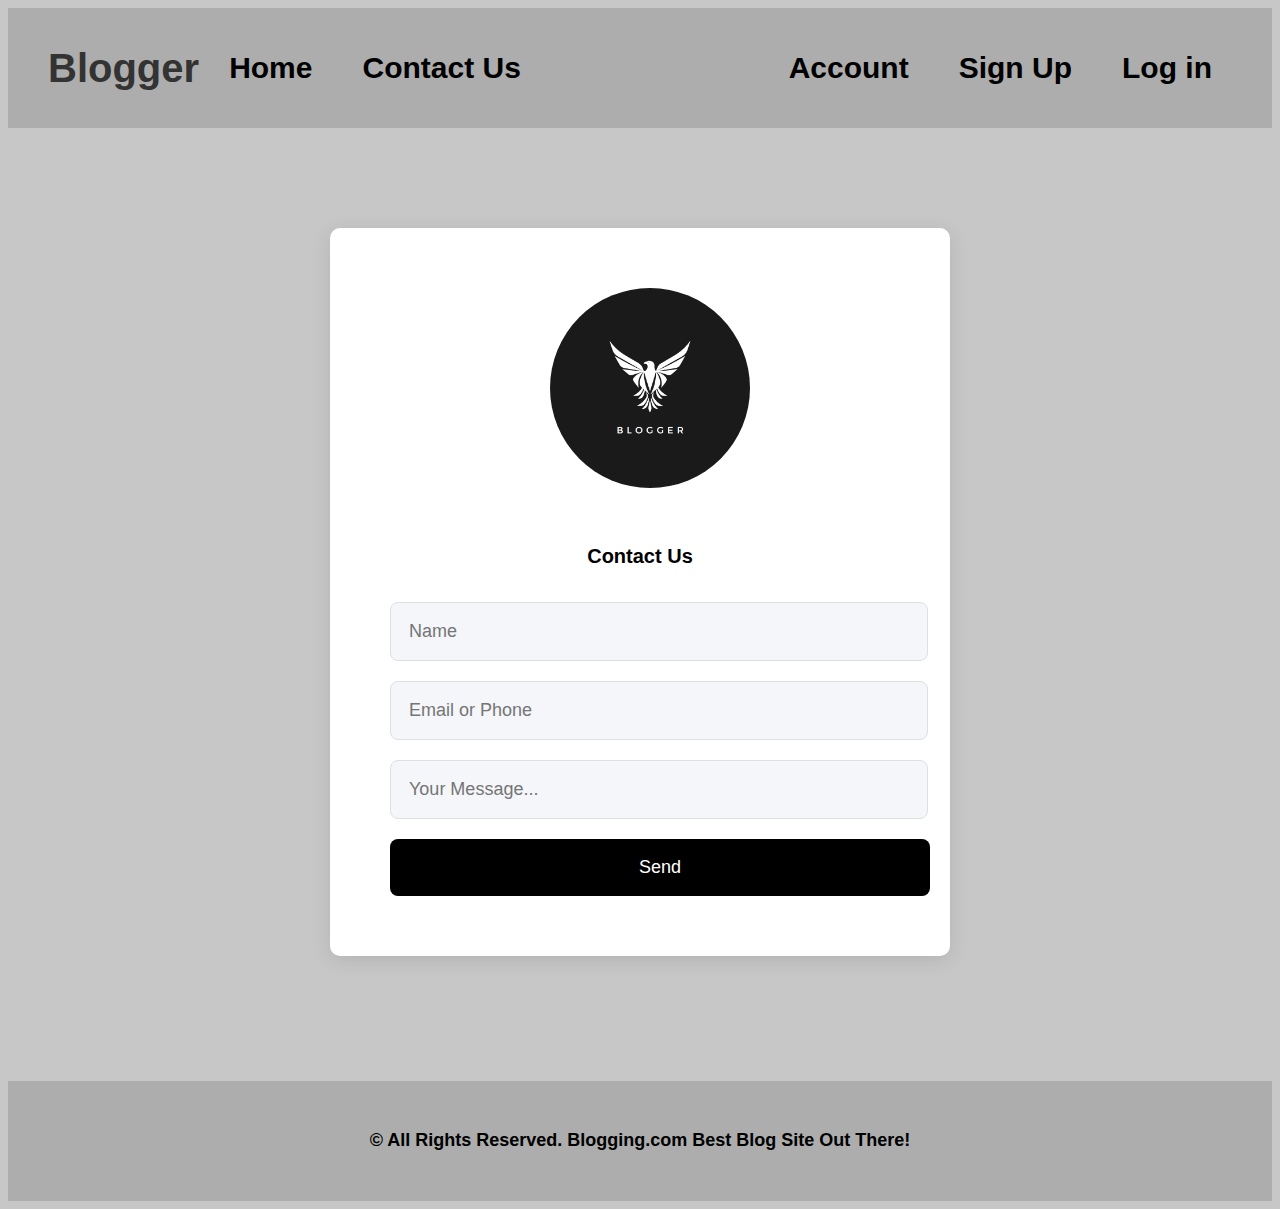
<file: Blogger/Contact.html>
<!DOCTYPE html>
<html lang="en">
<head>
    <meta charset="UTF-8">
    <meta name="viewport" content="width=device-width, initial-scale=1.0">
    <title>Main Page</title>
    <link rel="stylesheet" href="Styles1.css">
</head>
<body>
    <header>
        <h1 class="Web-Name">Blogger</h1>
        
        <nav class="nav-left">
            <a class="Home" href="Home.Html">Home</a>
            <a class="Contact" href="Contact.Html">Contact Us</a>
        </nav>

        <nav class="nav-right">
            <a class="Right" href="Account.Html">Account</a>
            <a class="Right" href="Signup.Html">Sign Up</a>
            <a class="Right" href="Index(Login).html">Log in</a>
        </nav>
    </header>

    <div class="login-container">
        <div class="login-box">
            <div class="logo">
                <img src="Images/Logo.png" alt="Logo" class="logo">
            </div>
            <h5 class="h5">Contact Us</h5>
            <form action="#">
                <div class="input-group">
                    <input type="text" placeholder="Name" name="name" required>
                </div>
                <div class="input-group">
                    <input type="text" placeholder="Email or Phone" name="email" required>
                </div>
                <div class="input-group">
                    <input type="password" placeholder="Your Message..." name="password" required>
                </div>
                <button type="submit" class="login-btn">Send</button>
            </form>
        </div>
    </div>

    <footer>
        <h5>&COPY; All Rights Reserved. Blogging.com Best Blog Site Out There!</h5>
    </footer>
</body>
</html>
</file>
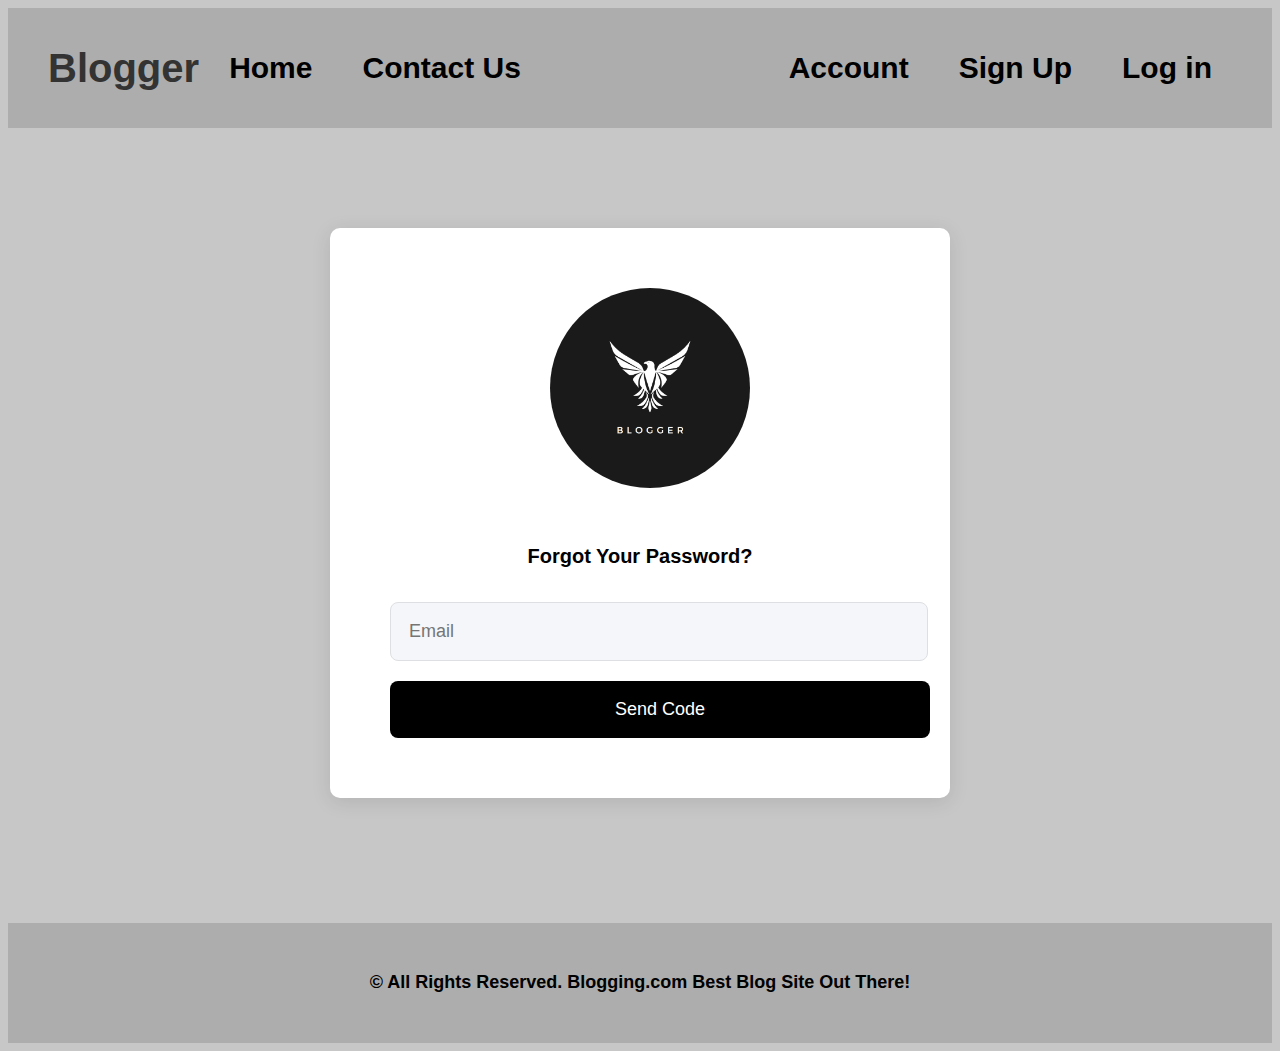
<file: Blogger/ForgotPassword.html>
<!DOCTYPE html>
<html lang="en">
<head>
    <meta charset="UTF-8">
    <meta name="viewport" content="width=device-width, initial-scale=1.0">
    <title>Main Page</title>
    <link rel="stylesheet" href="Styles1.css">
</head>
<body>
    <header>
        <h1 class="Web-Name">Blogger</h1>
        
        <nav class="nav-left">
            <a class="Home" href="Home.Html">Home</a>
            <a class="Contact" href="Contact.Html">Contact Us</a>
        </nav>

        <nav class="nav-right">
            <a class="Right" href="Account.Html">Account</a>
            <a class="Right" href="Signup.Html">Sign Up</a>
            <a class="Right" href="Login.Html">Log in</a>
        </nav>
    </header>

    <div class="login-container">
        <div class="login-box">
            <div class="logo">
                <img src="Images/Logo.png" alt="Logo" class="logo">
            </div>
            <h5 class="h5">Forgot Your Password?</h5>
            <form action="#">
                <div class="input-group">
                    <input type="text" placeholder="Email" name="name" required>
                </div>
                <button type="submit" class="login-btn">Send Code</button>
            </form>
        </div>
    </div>

    <footer>
        <h5>&COPY; All Rights Reserved. Blogging.com Best Blog Site Out There!</h5>
    </footer>
</body>
</html>
</file>
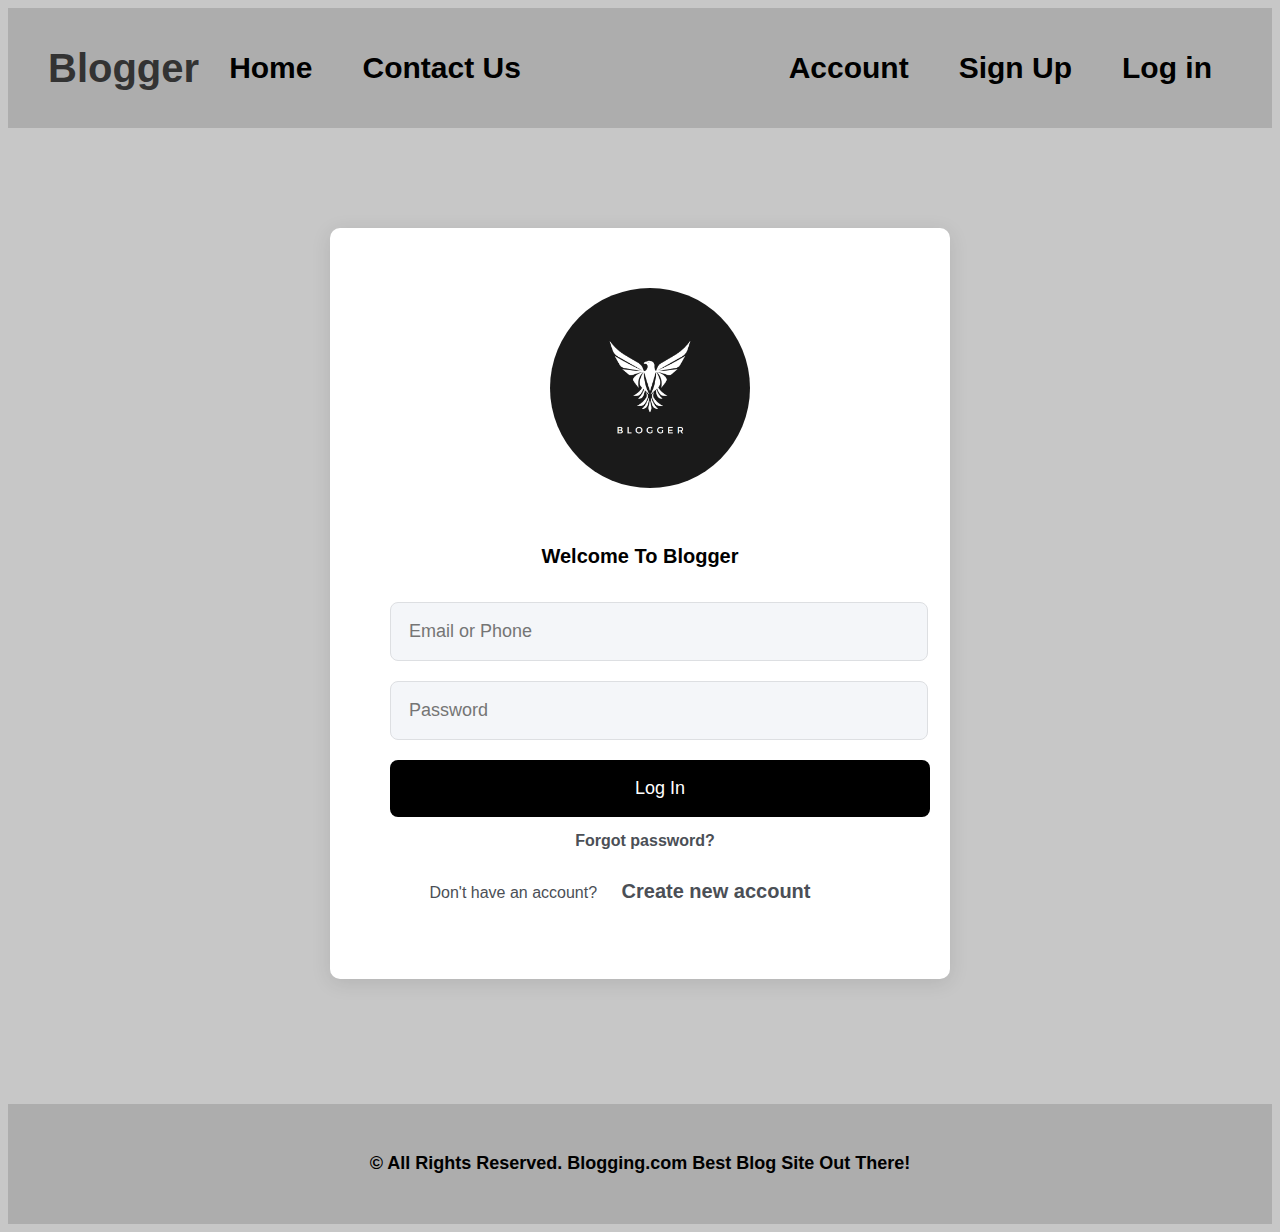
<file: Blogger/Index(Login).html>
<!DOCTYPE html>
<html lang="en">
<head>
    <meta charset="UTF-8">
    <meta name="viewport" content="width=device-width, initial-scale=1.0">
    <title>Main Page</title>
    <link rel="stylesheet" href="Styles1.css">
</head>
<body>
    <header>
        <h1 class="Web-Name">Blogger</h1>
        
        <nav class="nav-left">
            <a class="Home" href="PleaseLogIn.html">Home</a>
            <a class="Contact" href="Contact.Html">Contact Us</a>
        </nav>

        <nav class="nav-right">
            <a class="Right" href="PleaseLogIn.html">Account</a>
            <a class="Right" href="Signup.Html">Sign Up</a>
            <a class="Right" href="Login.Html">Log in</a>
        </nav>
    </header>

    <div class="login-container">
        <div class="login-box">
            <div class="logo">
                <img src="Images/Logo.png" alt="Logo" class="logo">
            </div>
            <h5 class="h5">Welcome To Blogger</h5>
            <form action="Home.Html">
                <div class="input-group">
                    <input type="text" placeholder="Email or Phone" name="email" required>
                </div>
                <div class="input-group">
                    <input type="password" placeholder="Password" name="password" required>
                </div>
                <button class="login-btn">Log In</button>
                <div class="forgot-password">
                    <a href="ForgotPassword.html">Forgot password?</a>
                </div>
            </form>
            <div class="signup-prompt">
                <p>Don't have an account? <a href="Signup.html">Create new account</a></p>
            </div>
        </div>
    </div>

    <footer>
        <h5>&COPY; All Rights Reserved. Blogging.com Best Blog Site Out There!</h5>
    </footer>
</body>
</html>
</file>
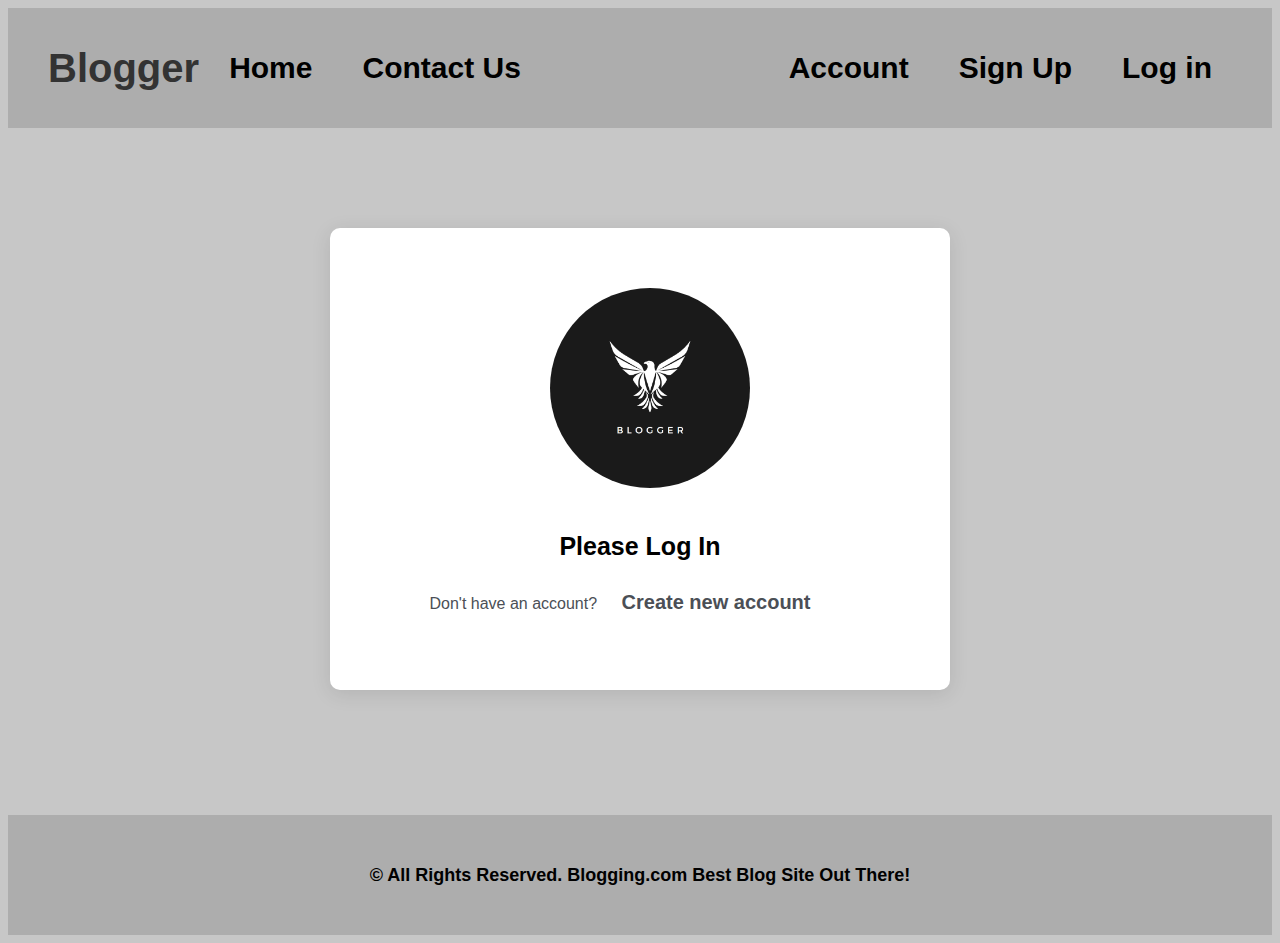
<file: Blogger/PleaseLogIn.html>
<!DOCTYPE html>
<html lang="en">
<head>
    <meta charset="UTF-8">
    <meta name="viewport" content="width=device-width, initial-scale=1.0">
    <title>Main Page</title>
    <link rel="stylesheet" href="Styles1.css">
</head>
<body>
    <header>
        <h1 class="Web-Name">Blogger</h1>
        
        <nav class="nav-left">
            <a class="Home" href="PleaseLogIn.Html">Home</a>
            <a class="Contact" href="Contact.Html">Contact Us</a>
        </nav>

        <nav class="nav-right">
            <a class="Right" href="PleaseLogIn.Html">Account</a>
            <a class="Right" href="Signup.Html">Sign Up</a>
            <a class="Right" href="Index(Login).html">Log in</a>
        </nav>
    </header>

    <div class="login-container">
        <div class="login-box">
            <div class="logo">
                <img src="Images/Logo.png" alt="Logo" class="logo">
            </div>
            <h1>Please Log In</h1>
            <div class="signup-prompt">
                <p>Don't have an account? <a href="Signup.html">Create new account</a></p>
            </div>
        </div>
    </div>

    <footer>
        <h5>&COPY; All Rights Reserved. Blogging.com Best Blog Site Out There!</h5>
    </footer>
</body>
</html>
</file>
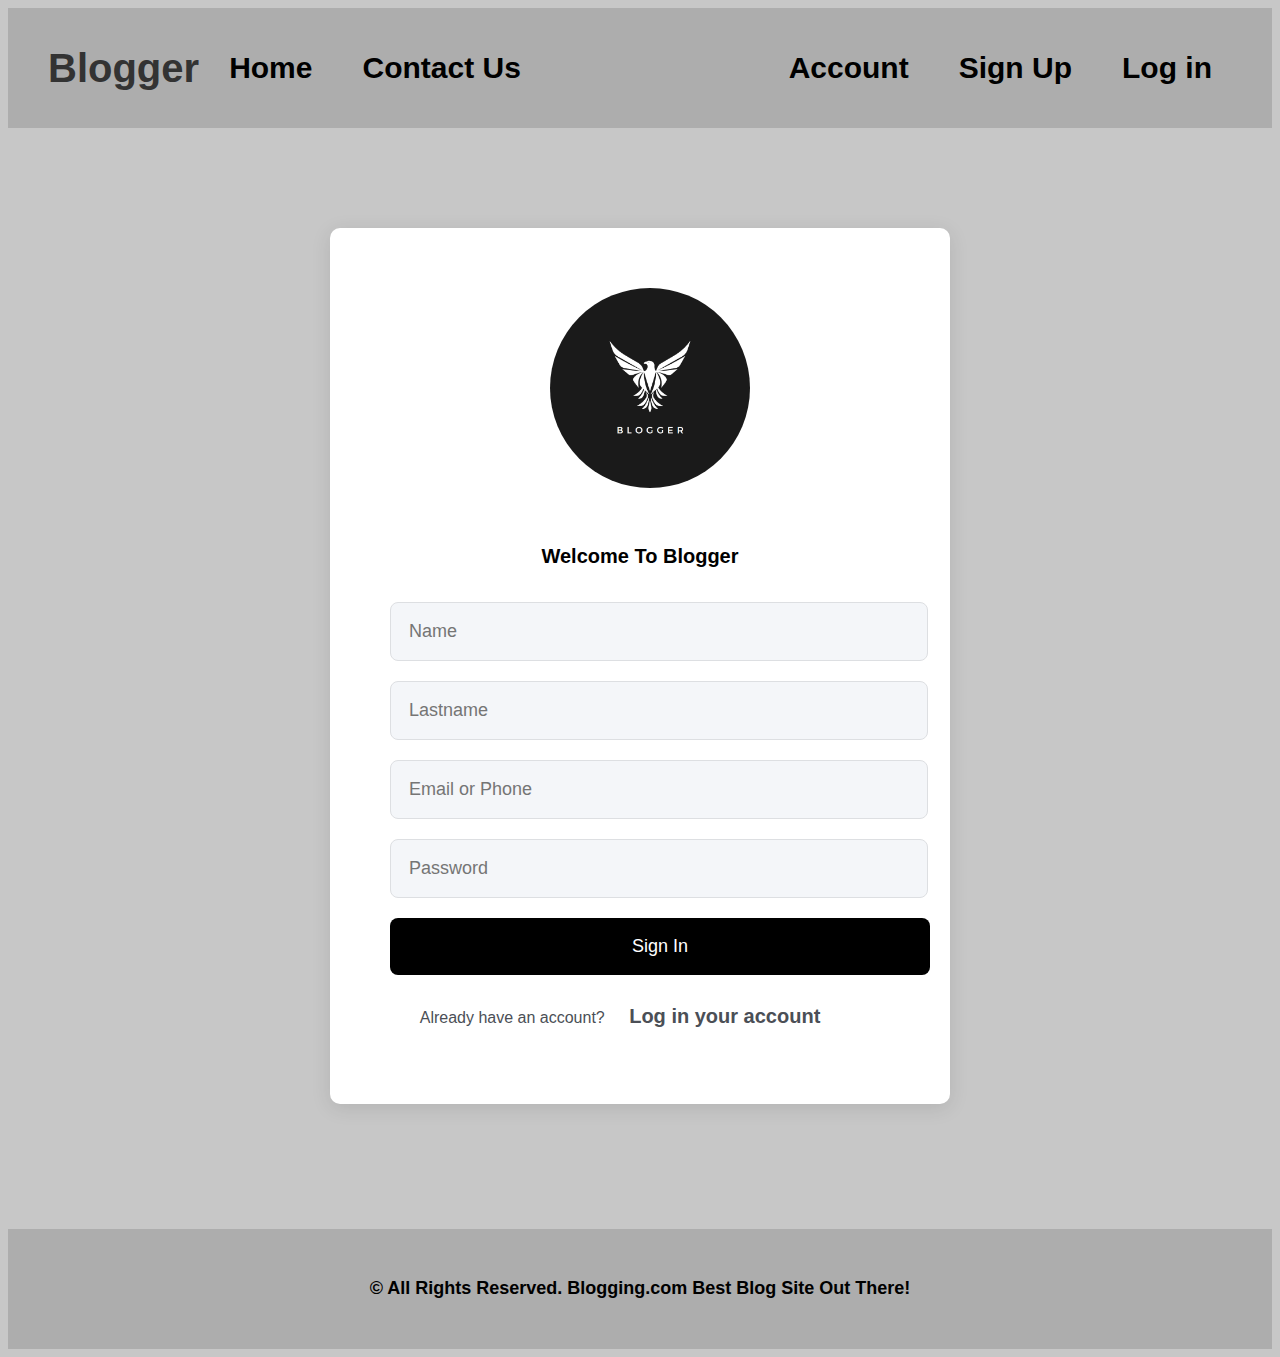
<file: Blogger/Signup.html>
<!DOCTYPE html>
<html lang="en">
<head>
    <meta charset="UTF-8">
    <meta name="viewport" content="width=device-width, initial-scale=1.0">
    <title>Main Page</title>
    <link rel="stylesheet" href="Styles1.css">
</head>
<body>
    <header>
        <h1 class="Web-Name">Blogger</h1>
        
        <nav class="nav-left">
            <a class="Home" href="PleaseLogIn.Html">Home</a>
            <a class="Contact" href="Contact.Html">Contact Us</a>
        </nav>

        <nav class="nav-right">
            <a class="Right" href="PleaseLogIn.Html">Account</a>
            <a class="Right" href="Signup.Html">Sign Up</a>
            <a class="Right" href="Login.Html">Log in</a>
        </nav>
    </header>

    <div class="login-container">
        <div class="login-box">
            <div class="logo">
                <img src="Images/Logo.png" alt="Logo" class="logo">
            </div>
            <h5 class="h5">Welcome To Blogger</h5>
            <form action="Home.Html">
                <div class="input-group">
                    <input type="text" placeholder="Name" name="name" required>
                </div>
                <div class="input-group">
                    <input type="text" placeholder="Lastname" name="lastname" required>
                </div>
                <div class="input-group">
                    <input type="text" placeholder="Email or Phone" name="email" required>
                </div>
                <div class="input-group">
                    <input type="password" placeholder="Password" name="password" required>
                </div>
                <button type="submit" class="login-btn">Sign In</button>
            </form>
            <div class="signup-prompt">
                <p>Already have an account? <a href="Login.html">Log in your account</a></p>
            </div>
        </div>
    </div>

    <footer>
        <h5>&COPY; All Rights Reserved. Blogging.com Best Blog Site Out There!</h5>
    </footer>
</body>
</html>
</file>
<file: Styles.css>
header {
  display: flex;
  align-items: center;
  padding: 20px;
  text-align: left;
  background-repeat: no-repeat;
  background-blend-mode: overlay;
}

.index {
  background-color: rgba(42, 61, 143, 0.7);
  background-image: url('GOAL_-_Blank_WEB_-_Facebook_-_2023-10-24T122908.921.png.webp'); /* Check the image file path */
  background-size: cover;
  background-position: center;
  background-repeat: no-repeat;
  background-blend-mode: overlay;
  color: #FFFFFF;
  font-family: 'Arial', sans-serif;
  margin: 0;
  padding: 0;
}

.Team {
  background-color: rgba(42, 61, 143, 0.7);
  background-image: url('wallpaperflare.com_wallpaper.jpg'); /* Check the image file path */
  background-size: cover;
  background-position: center;
  background-repeat: no-repeat;
  background-blend-mode: overlay;
  color: #FFFFFF;
  font-family: 'Arial', sans-serif;
  margin: 0;
  padding: 0;
}

.store2 {
  background-color: rgba(42, 61, 143, 0.7);
  background-image: url('GOAL\ -\ Blank\ WEB\ -\ Facebook\ \(11\).png.webp'); /* Check the image file path */
  background-size: cover;
  background-position: center;
  background-repeat: no-repeat;
  background-blend-mode: overlay;
  color: #FFFFFF;
  font-family: 'Arial', sans-serif;
  margin: 0;
  padding: 0;
}

.FCB1 {
  background-color: rgba(42, 61, 143, 0.7);
  background-image: url('wallpaperflare.com_wallpaper.jpg');
  background-size: cover;
  background-position: center;
  background-repeat: no-repeat;
  background-blend-mode: overlay;
  color: #FFFFFF;
  font-family: 'Arial', sans-serif;
  margin: 0;
  padding: 0;
}

footer {
  height: 150px;
  align-items: center;
  padding: 20px;
  background-repeat: no-repeat;
  background-blend-mode: overlay;
  color: #FFFFFF;
  text-align: center;
  box-shadow: 0 -4px 10px rgba(0, 0, 0, 0.1);
}

footer .main {
  font-size: 24px;
  color: #FFD700;
  font-weight: 600;
  margin-top: 10px;
}

footer img {
  width: 120px;
  margin: 0 20px;
  filter: brightness(0) invert(1);
  transition: transform 0.3s ease;
}

footer img:hover {
  transform: scale(1.1);
}

.logo {
  height: 90px;
  margin-right: 30px;
}

nav {
  display: flex;
  gap: 30px;
}

nav a {
  text-decoration: none;
  color: #FFD700;
  font-weight: bold;
  font-size: 18px;
  transition: color 0.3s ease;
}

nav a:hover {
  color: #FFFFFF;
}

h1 {
  text-align: center;
  color: #FFD700; 
  font-family: 'Segoe UI', Tahoma, Geneva, Verdana, sans-serif;
  font-size: 50px;
  text-shadow: 2px 2px 6px rgba(0, 0, 0, 0.6);
}

.About {
  text-align: center;
  color: #FFFFFF;
  font-family: 'Times New Roman', Times, serif;
  font-size: 20px;
  font-weight: bold;
}

.countdown {
  text-align: center;
  color: #FFD700;
  font-family: 'Trebuchet MS', 'Lucida Sans Unicode', 'Lucida Grande', 'Lucida Sans', Arial, sans-serif;
  font-size: 20px;
  font-weight: bold;
}

.summary {
  color: #F1F1F1;
  font-family: 'Lucida Sans', 'Lucida Sans Regular', 'Lucida Grande', 'Lucida Sans Unicode', Geneva, Verdana, sans-serif;
  font-size: 18px;
  line-height: 1.6;
  margin: 20px 0;
}

.center-text {
  font-weight: bold;
  font-size: larger;
  color: #FFD700;
}

.main {
  font-size: 20px;
  color: rgb(255, 255, 255);
  border: solid;
  background-color: black;
}

h2 {
  text-align: center;
  color: #FFD700; 
  font-family: 'Segoe UI', Tahoma, Geneva, Verdana, sans-serif;
  font-size: 30px;
}

.FCBB{
  color: #ffffff; 
  font-family: 'Segoe UI', Tahoma, Geneva, Verdana, sans-serif;
  font-weight: bold;
  font-size: 15px;
}

.gg{
  color: #FFD700; 
  font-family: 'Segoe UI', Tahoma, Geneva, Verdana, sans-serif;
  font-weight: bold;
  font-size: 30px;
}

.store{
  font-size: 15px;
  color: #FFFFFF;
  font-family: 'Times New Roman', Times, serif;
  font-weight: bold;
}

.image-text-container {
  display: flex;
  align-items: center;
  margin: 20px 0;
}

.product-image {
  margin-right: 20px; 
  width: 200px;
}

.store {
  font-size: 18px;
  color: #FFFFFF;
  font-family: 'Times New Roman', Times, serif;
  font-weight: bold;
  max-width: 300px;
  line-height: 1.6;
}

.products {
  display: flex;
  flex-wrap: wrap;
  justify-content: space-around;
  gap: 20px;
  margin: 20px 0;
}

.product-item {
  display: flex;
  align-items: center;
  gap: 15px;
  max-width: 500px;
}

.product-image {
  width: 200px;
  height: auto;
  border-radius: 5px;
}

.store {
  font-size: 15px;
  color: #ffffff;
  font-family: 'Times New Roman', Times, serif;
  font-weight: bold;
  line-height: 1.6;
}

.timeline {
  display: flex;
  flex-wrap: wrap;
  gap: 20px;
  justify-content: center;
}

.timeline-item {
  width: 500px;
  text-align: center;
  background-color: #ffffff;
  padding: 10px;
  border-radius: 10px;
  box-shadow: 0px 4px 6px rgba(0, 0, 0, 0.1);
}
</file>
<file: Barcelona/Styles.css>
header {
  display: flex;
  align-items: center;
  padding: 20px;
  text-align: left;
  background-repeat: no-repeat;
  background-blend-mode: overlay;
}

.index {
  background-color: rgba(42, 61, 143, 0.7);
  background-image: url('Images/GOAL_-_Blank_WEB_-_Facebook_-_2023-10-24T122908.921.png.webp'); /* Check the image file path */
  background-size: cover;
  background-position: center;
  background-repeat: no-repeat;
  background-blend-mode: overlay;
  color: #FFFFFF;
  font-family: 'Arial', sans-serif;
  margin: 0;
  padding: 0;
}

.Team {
  background-color: rgba(42, 61, 143, 0.7);
  background-image: url('Images/wallpaperflare.com_wallpaper.jpg'); /* Check the image file path */
  background-size: cover;
  background-position: center;
  background-repeat: no-repeat;
  background-blend-mode: overlay;
  color: #FFFFFF;
  font-family: 'Arial', sans-serif;
  margin: 0;
  padding: 0;
}

.store2 {
  background-color: rgba(42, 61, 143, 0.7);
  background-image: url('Images/GOAL\ -\ Blank\ WEB\ -\ Facebook\ \(11\).png.webp'); /* Check the image file path */
  background-size: cover;
  background-position: center;
  background-repeat: no-repeat;
  background-blend-mode: overlay;
  color: #FFFFFF;
  font-family: 'Arial', sans-serif;
  margin: 0;
  padding: 0;
}

.FCB1 {
  background-color: rgba(42, 61, 143, 0.7);
  background-image: url('Images/wallpaperflare.com_wallpaper.jpg');
  background-size: cover;
  background-position: center;
  background-repeat: no-repeat;
  background-blend-mode: overlay;
  color: #FFFFFF;
  font-family: 'Arial', sans-serif;
  margin: 0;
  padding: 0;
}

footer {
  height: 150px;
  align-items: center;
  padding: 20px;
  background-repeat: no-repeat;
  background-blend-mode: overlay;
  color: #FFFFFF;
  text-align: center;
  box-shadow: 0 -4px 10px rgba(0, 0, 0, 0.1);
}

footer .main {
  font-size: 24px;
  color: #FFD700;
  font-weight: 600;
  margin-top: 10px;
}

footer img {
  width: 120px;
  margin: 0 20px;
  filter: brightness(0) invert(1);
  transition: transform 0.3s ease;
}

footer img:hover {
  transform: scale(1.1);
}

.logo {
  height: 90px;
  margin-right: 30px;
}

nav {
  display: flex;
  gap: 30px;
}

nav a {
  text-decoration: none;
  color: #FFD700;
  font-weight: bold;
  font-size: 18px;
  transition: color 0.3s ease;
}

nav a:hover {
  color: #FFFFFF;
}

h1 {
  text-align: center;
  color: #FFD700; 
  font-family: 'Segoe UI', Tahoma, Geneva, Verdana, sans-serif;
  font-size: 50px;
  text-shadow: 2px 2px 6px rgba(0, 0, 0, 0.6);
}

.About {
  text-align: center;
  color: #FFFFFF;
  font-family: 'Times New Roman', Times, serif;
  font-size: 20px;
  font-weight: bold;
}

.countdown {
  text-align: center;
  color: #FFD700;
  font-family: 'Trebuchet MS', 'Lucida Sans Unicode', 'Lucida Grande', 'Lucida Sans', Arial, sans-serif;
  font-size: 20px;
  font-weight: bold;
}

.summary {
  color: #F1F1F1;
  font-family: 'Lucida Sans', 'Lucida Sans Regular', 'Lucida Grande', 'Lucida Sans Unicode', Geneva, Verdana, sans-serif;
  font-size: 18px;
  line-height: 1.6;
  margin: 20px 0;
}

.center-text {
  font-weight: bold;
  font-size: larger;
  color: #FFD700;
}

.main {
  font-size: 20px;
  color: rgb(255, 255, 255);
  border: solid;
  background-color: black;
}

h2 {
  text-align: center;
  color: #FFD700; 
  font-family: 'Segoe UI', Tahoma, Geneva, Verdana, sans-serif;
  font-size: 30px;
}

.FCBB{
  color: #ffffff; 
  font-family: 'Segoe UI', Tahoma, Geneva, Verdana, sans-serif;
  font-weight: bold;
  font-size: 15px;
}

.gg{
  color: #FFD700; 
  font-family: 'Segoe UI', Tahoma, Geneva, Verdana, sans-serif;
  font-weight: bold;
  font-size: 30px;
}

.store{
  font-size: 15px;
  color: #FFFFFF;
  font-family: 'Times New Roman', Times, serif;
  font-weight: bold;
}

.image-text-container {
  display: flex;
  align-items: center;
  margin: 20px 0;
}

.product-image {
  margin-right: 20px; 
  width: 200px;
}

.store {
  font-size: 18px;
  color: #FFFFFF;
  font-family: 'Times New Roman', Times, serif;
  font-weight: bold;
  max-width: 300px;
  line-height: 1.6;
}

.products {
  display: flex;
  flex-wrap: wrap;
  justify-content: space-around;
  gap: 20px;
  margin: 20px 0;
}

.product-item {
  display: flex;
  align-items: center;
  gap: 15px;
  max-width: 500px;
}

.product-image {
  width: 200px;
  height: auto;
  border-radius: 5px;
}

.store {
  font-size: 15px;
  color: #ffffff;
  font-family: 'Times New Roman', Times, serif;
  font-weight: bold;
  line-height: 1.6;
}

.timeline {
  display: flex;
  flex-wrap: wrap;
  gap: 20px;
  justify-content: center;
}

.timeline-item {
  width: 500px;
  text-align: center;
  background-color: #ffffff;
  padding: 10px;
  border-radius: 10px;
  box-shadow: 0px 4px 6px rgba(0, 0, 0, 0.1);
}
</file>
<file: Blogger/Styles1.css>
header{
    background-color: #adadad;
    height: 110px;
}

body{
    background-color: #c7c7c7;
}

.Web-Name{
    text-align: center;
    font-family: Verdana, Tahoma, sans-serif;
}

a{
    font-size: 25px;
    text-decoration: none;
    color: black;
    font-weight: bold;
    margin-left: 20px;
    margin-right: 10px;
    font-family: 'Lucida Sans', 'Lucida Sans Regular', 'Lucida Grande', 'Lucida Sans Unicode', Geneva, Verdana, sans-serif;
}

a:hover{
    font-size: 27px;
    text-decoration: none;
    color: black;
    font-weight: bold;
    margin-left: 10px;
    font-family: 'Lucida Sans', 'Lucida Sans Regular', 'Lucida Grande', 'Lucida Sans Unicode', Geneva, Verdana, sans-serif;
}

.Right{
    float: right;
    margin-left: 20px;
    font-size: 25px;
}

.pfp{
    border: solid black 3px;
    border-radius: 100px;
    margin-left: 50px;
}

h2{
    display: inline;
    text-align: center;
    font-family: Verdana, Tahoma, sans-serif;
}

.profile-container {
    display: flex;
    align-items: center;
    justify-content: start;
    margin-left: 50px; 
}

.pfp {
    border: solid black 3px;
    border-radius: 100px;
    margin-right: 20px;
}

.pfp:hover {
    border: solid black 3px;
    border-radius: 100px;
    margin-right: 20px;
    box-shadow: 5px 5px 200px 5px black;

    transition: 2s;
}

.profile-name {
    font-family: Verdana, Tahoma, sans-serif;
    font-size: 25px;
    font-weight: bold;
}

.Posts{
    text-align: center;
    font-family: Verdana, Tahoma, sans-serif;
}

.profile-name1 {
    font-family: Verdana, Tahoma, sans-serif;
    font-size: 15px;
    font-weight: bold;
}

.h5{
    font-size: 20px;
    font-family: Arial, Helvetica, sans-serif;
}

.container{
    height: 20px;
    width: 700px;
    background-color: #b0b0b0;
    margin-left: 170px;
    border-radius: 15px;
}

.container1{
    height: 400px;
    width: 700px;
    background-color: #b0b0b0;
    margin-left: 170px;
    border-radius: 15px;
}

.container11{
    height: 300px;
    width: 700px;
    background-color: #b0b0b0;
    margin-left: 170px;
    border-radius: 15px;
}
.container111{
    height: 450px;
    width: 700px;
    background-color: #b0b0b0;
    margin-left: 170px;
    border-radius: 15px;
}

.container2{
    height: 400px;
    width: 700px;
    background-color: #b0b0b0;
    margin-left: 170px;
    border-radius: 15px;
}

.container22{
    height: 450px;
    width: 700px;
    background-color: #b0b0b0;
    margin-left: 170px;
    border-radius: 15px;
}

.container3{
    height: 400px;
    width: 700px;
    background-color: #b0b0b0;
    margin-left: 170px;
    border-radius: 15px;
}

.container333{
    height: 500px;
    width: 700px;
    background-color: #b0b0b0;
    margin-left: 170px;
    border-radius: 15px;
}

.container4{
    height: 600px;
    width: 700px;
    background-color: #b0b0b0;
    margin-left: 170px;
    border-radius: 15px;
}

.container5{
    height: 500px;
    width: 700px;
    background-color: #b0b0b0;
    margin-left: 170px;
    border-radius: 15px;
}

.container8{
    height: 500px;
    width: 700px;
    background-color: #b0b0b0;
    margin-left: 170px;
    border-radius: 15px;
}

.container9{
    height: 500px;
    width: 700px;
    background-color: #b0b0b0;
    margin-left: 170px;
    border-radius: 15px;
}


.Python{
    border: solid black 3px;
    border-radius: 40px;
    margin-left: 170px;
}

.search {
    position: absolute;
    top: 170px;
    right: 50px;
    display: flex;
    justify-content: center;
    align-items: center;
    height: 60px;
    width: 400px; 
    background-color: #b0b0b0;
}

.search input {
    width: 80%;
    height: 40px;
    box-sizing: border-box;
}

.search1 {
    position: absolute;
    top: 240px;
    right: 50px;
    display: flex;
    justify-content: center;
    align-items: center;
    height: 700px;
    width: 400px; 
    background-color: #b0b0b0;
}

.search4 {
    position: absolute;
    top: 2390px;
    right: 50px;
    display: flex;
    justify-content: center;
    align-items: center;
    height: 700px;
    width: 400px; 
    background-color: #b0b0b0;
}

.search5 {
    position: absolute;
    top: 3115px;
    right: 50px;
    display: flex;
    justify-content: center;
    align-items: center;
    height: 700px;
    width: 400px; 
    background-color: #b0b0b0;
}

.search6 {
    position: absolute;
    top: 3840px;
    right: 50px;
    display: flex;
    justify-content: center;
    align-items: center;
    height: 700px;
    width: 400px; 
    background-color: #b0b0b0;
}

.search2 {
    position: absolute;
    top: 950px;
    right: 50px;
    display: flex;
    justify-content: center;
    align-items: center;
    height: 700px;
    width: 400px; 
    background-color: #b0b0b0;
}

.search3 {
    position: absolute;
    top: 1670px;
    right: 50px;
    display: flex;
    justify-content: center;
    align-items: center;
    height: 700px;
    width: 400px; 
    background-color: #b0b0b0;
}

footer {
    background-color: #adadad;
    height: 110px;
    text-align: center; 
    display: flex; 
    flex-direction: column;
    justify-content: center;
    margin-top: 125px;
}

body {
    background-color: #c7c7c7;
    font-family: 'Lucida Sans', 'Lucida Sans Regular', 'Lucida Grande', 'Lucida Sans Unicode', Geneva, Verdana, sans-serif;
}

header {
    background-color: #adadad;
    height: 120px; 
    display: flex;
    align-items: center;
    justify-content: space-between;
    padding: 0 40px;
}

.Web-Name {
    font-family: 'Verdana', Tahoma, sans-serif;
    font-size: 40px;
    color: #333;
}

.nav-left {
    display: flex;
}

.nav-left a {
    font-size: 30px; 
    text-decoration: none;
    color: black;
    font-weight: bold;
    margin-left: 30px; 
    margin-right: 20px;
}

.nav-left a:hover {
    font-size: 32px;
    color: black;
}

.nav-right {
    display: flex;
    align-items: center;
    margin-left: auto;
}

.Right {
    font-size: 30px;
    text-decoration: none;
    color: black;
    font-weight: bold;
    margin-left: 30px;
    margin-right: 20px;
}

.Right:hover {
    font-size: 32px; 
    color: black;
}

.login-container {
    display: flex;
    justify-content: center;
    align-items: center;
    margin-top: 100px;
}

.login-box {
    width: 500px;
    background-color: white;
    padding: 60px;
    border-radius: 10px; 
    box-shadow: 0 4px 20px rgba(0, 0, 0, 0.1); 
    text-align: center;
}

.logo {
    width: 200px;
    border-radius: 100px;
    margin-left: 80px;
    margin-bottom: 20px;
}

.input-group {
    margin-bottom: 20px; 
}

.input-group input {
    width: 100%;
    padding: 18px;
    border: 1px solid #dddfe2;
    border-radius: 8px; 
    font-size: 18px;
    background-color: #f4f6f9;
    color: #1c1e21;
}

.input-group input:focus {
    border-color: #000000;
    outline: none;
}

.login-btn {
    width: 540px;
    padding: 18px;
    background-color: #000000;
    border: none;
    color: white;
    font-size: 18px;
    border-radius: 8px; 
    cursor: pointer;
    margin-right: 30px;
}

.login-btn:hover {
    background-color: #3b3b3b;
}

.forgot-password {
    margin-top: 15px;
}

.forgot-password a {
    color: #4b4f56;
    font-size: 16px;
    text-decoration: none;
}

.signup-prompt {
    margin-top: 30px;
    font-size: 16px;
    color: #4b4f56;
    margin-right: 30px;
}

.signup-prompt a {
    color: #4b4f56;
    text-decoration: none;
    font-size: 20px;
}

footer {
    background-color: #adadad;
    height: 120px; 
    text-align: center; 
    display: flex; 
    flex-direction: column;
    justify-content: center;
}

h5 {
    font-size: 18px; 
    font-family: Arial, Helvetica, sans-serif;
}

h1 {
    font-size: 25px; 
    font-family: Arial, Helvetica, sans-serif;
}
</file>
